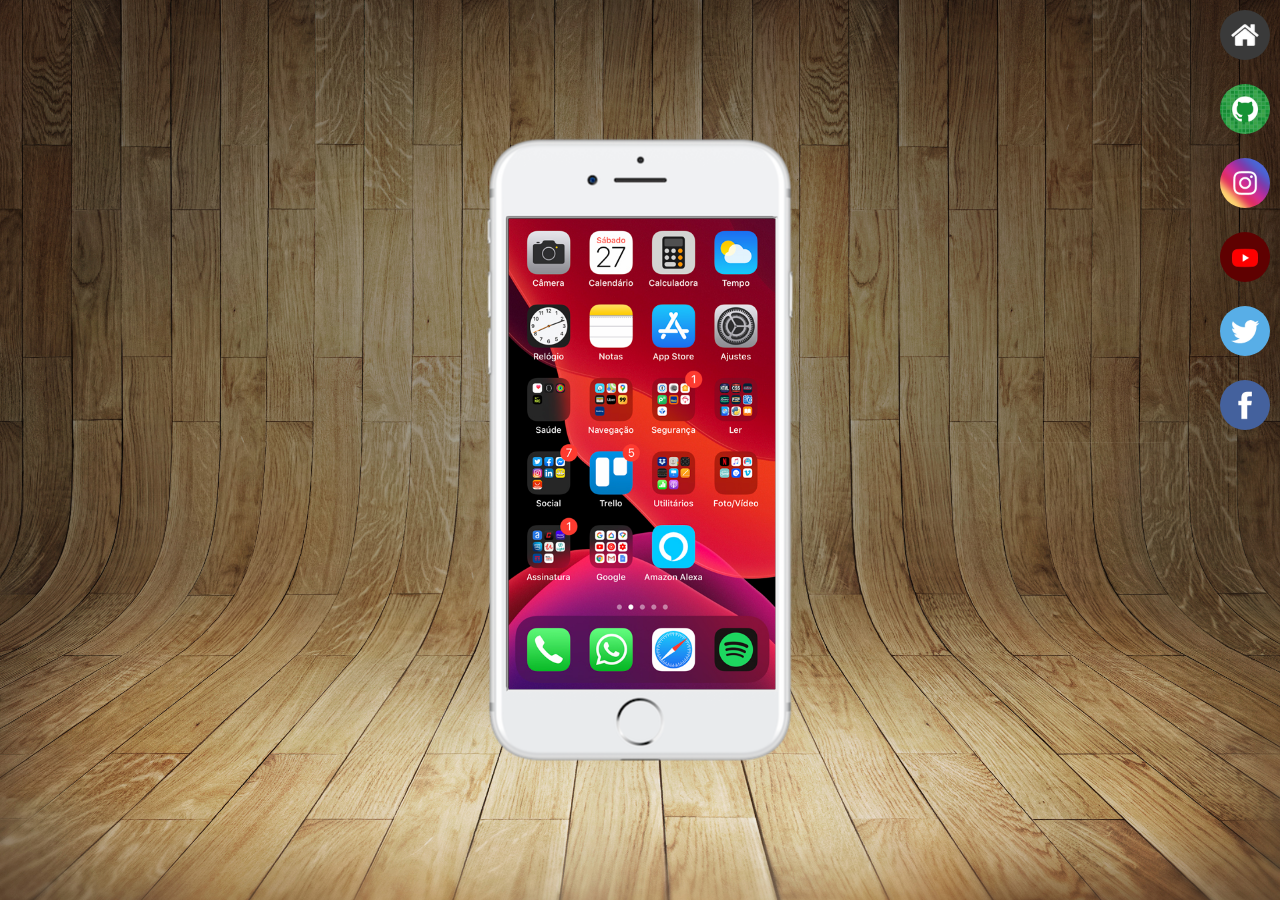
<file: index.html>
<!DOCTYPE html>
<html lang="pt-br">
<head>
              <meta charset="UTF-8">
              <meta name="viewport" content="width=device-width, initial-scale=1.0">
              <title>Projeto Redes Sociais</title>
              <link rel="shortcut icon" href="imagens/pacote-d013/favicon.ico" type="image/x-icon">
              <link rel="stylesheet" href="estilo/estilo.css">
</head>
<body>
  <main>
    <section id="telefone">
              <iframe name='tela' id='tela' src="home.html"> </iframe>
    </section>

    <section id="redessociais">
              <a href= 'home.html' target= 'tela' "> <img src="imagens/pacote-d013/imagens/logo-home.jpg"></a> <br>

              <a href= 'github.html' target= 'tela' "><img src="imagens/pacote-d013/imagens/logo-github.jpg"> </a><br>

              <a href= 'instagram.html' target= 'tela' "><img src="imagens/pacote-d013/imagens/logo-instagram.jpg"> </a><br>

              <a href= 'youtube.html' target= 'tela' "><img src="imagens/pacote-d013/imagens/logo-youtube.jpg"> </a><br>

              <a href= 'twitter.html' target= 'tela' "><img src="imagens/pacote-d013/imagens/logo-twitter.jpg"> </a><br>

              <a href= 'facebook.html' target= 'tela' "><img src="imagens/pacote-d013/imagens/logo-facebook.jpg"> </a><br>
     </section>


  </main>
              
</body>
</html>
</file>
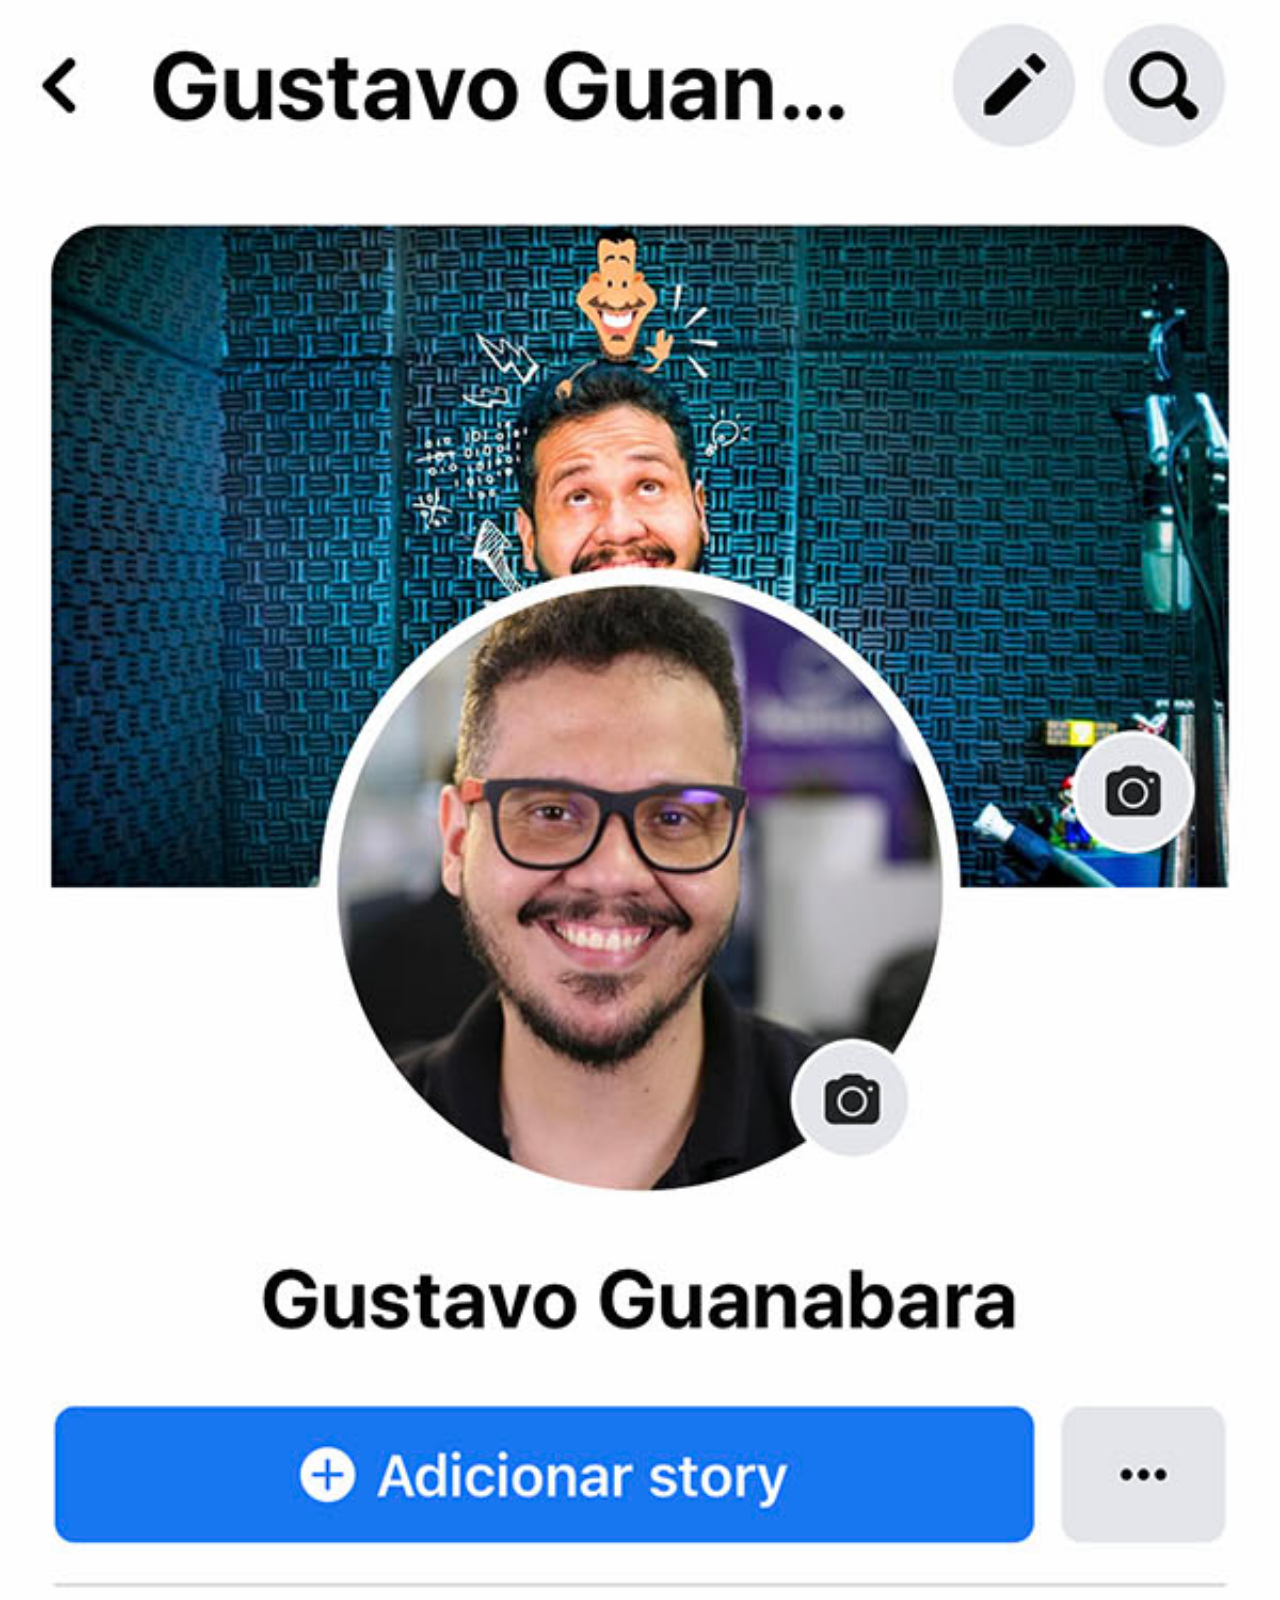
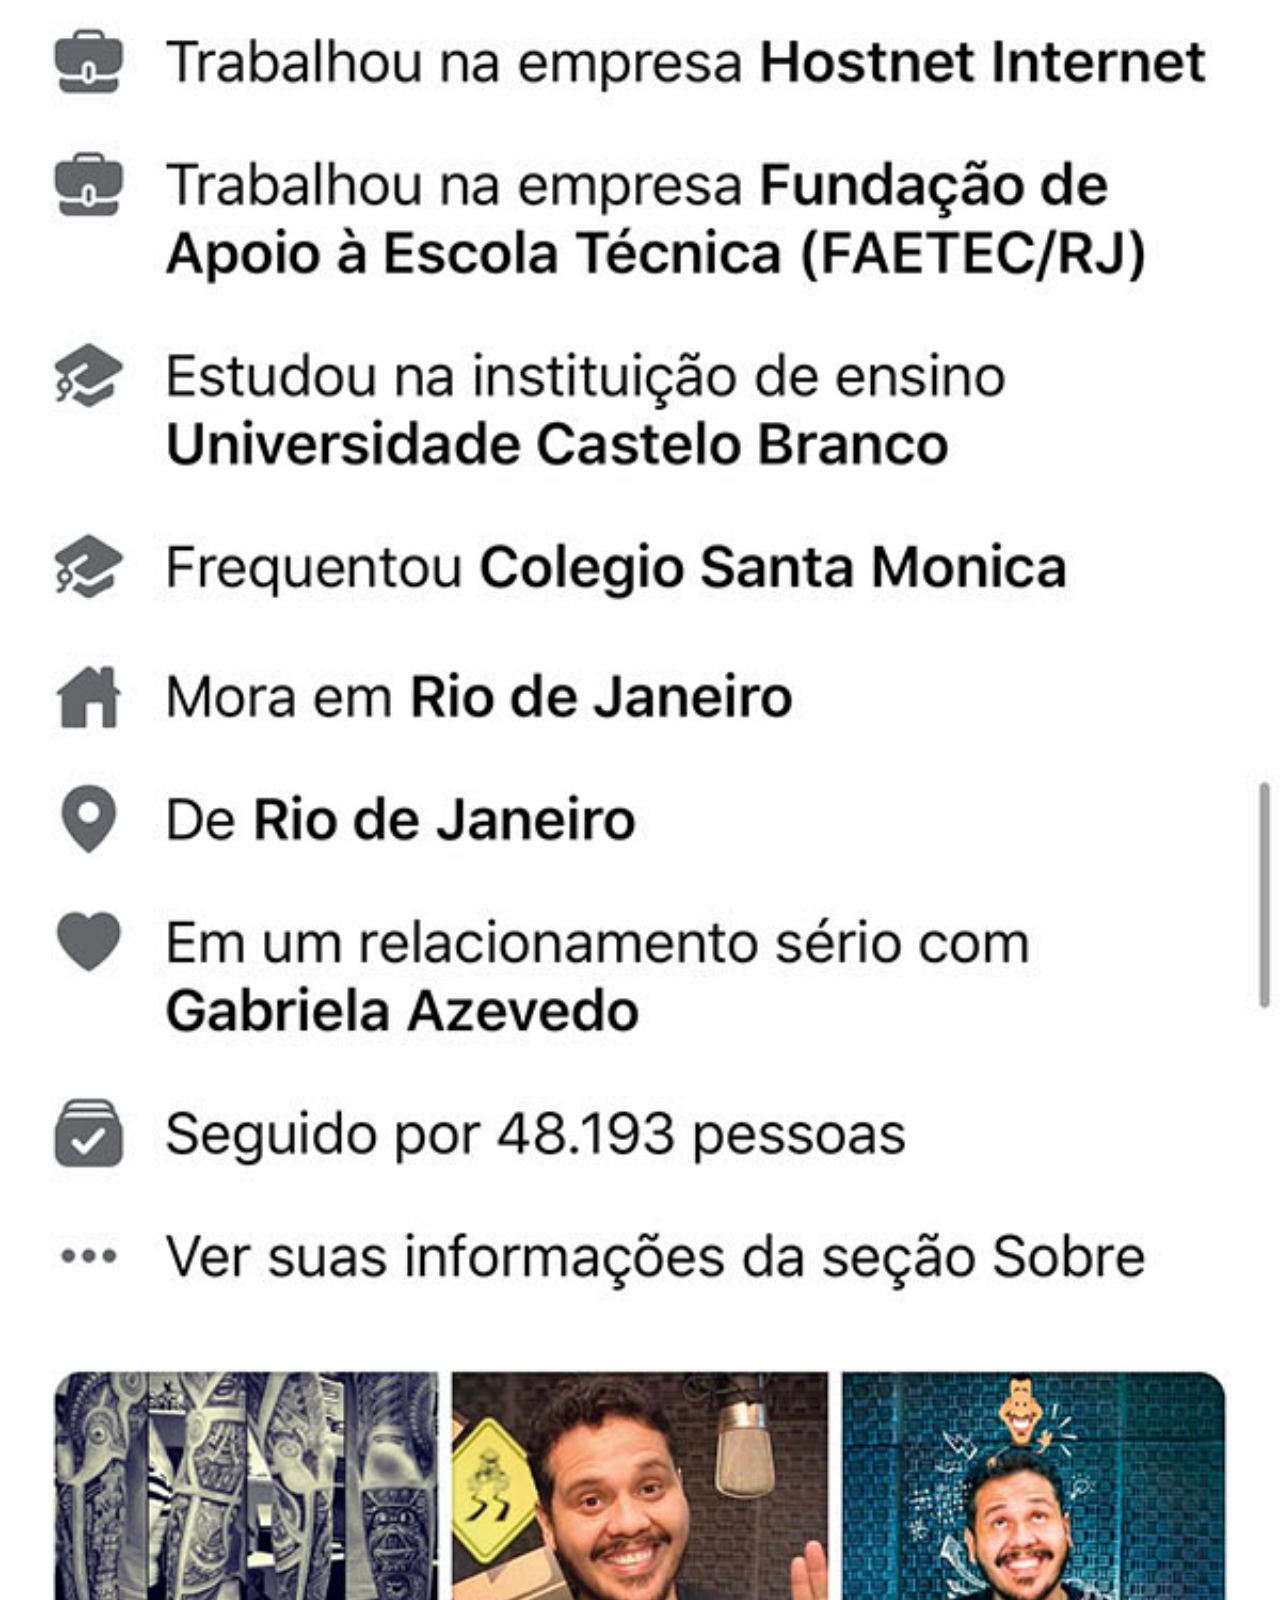
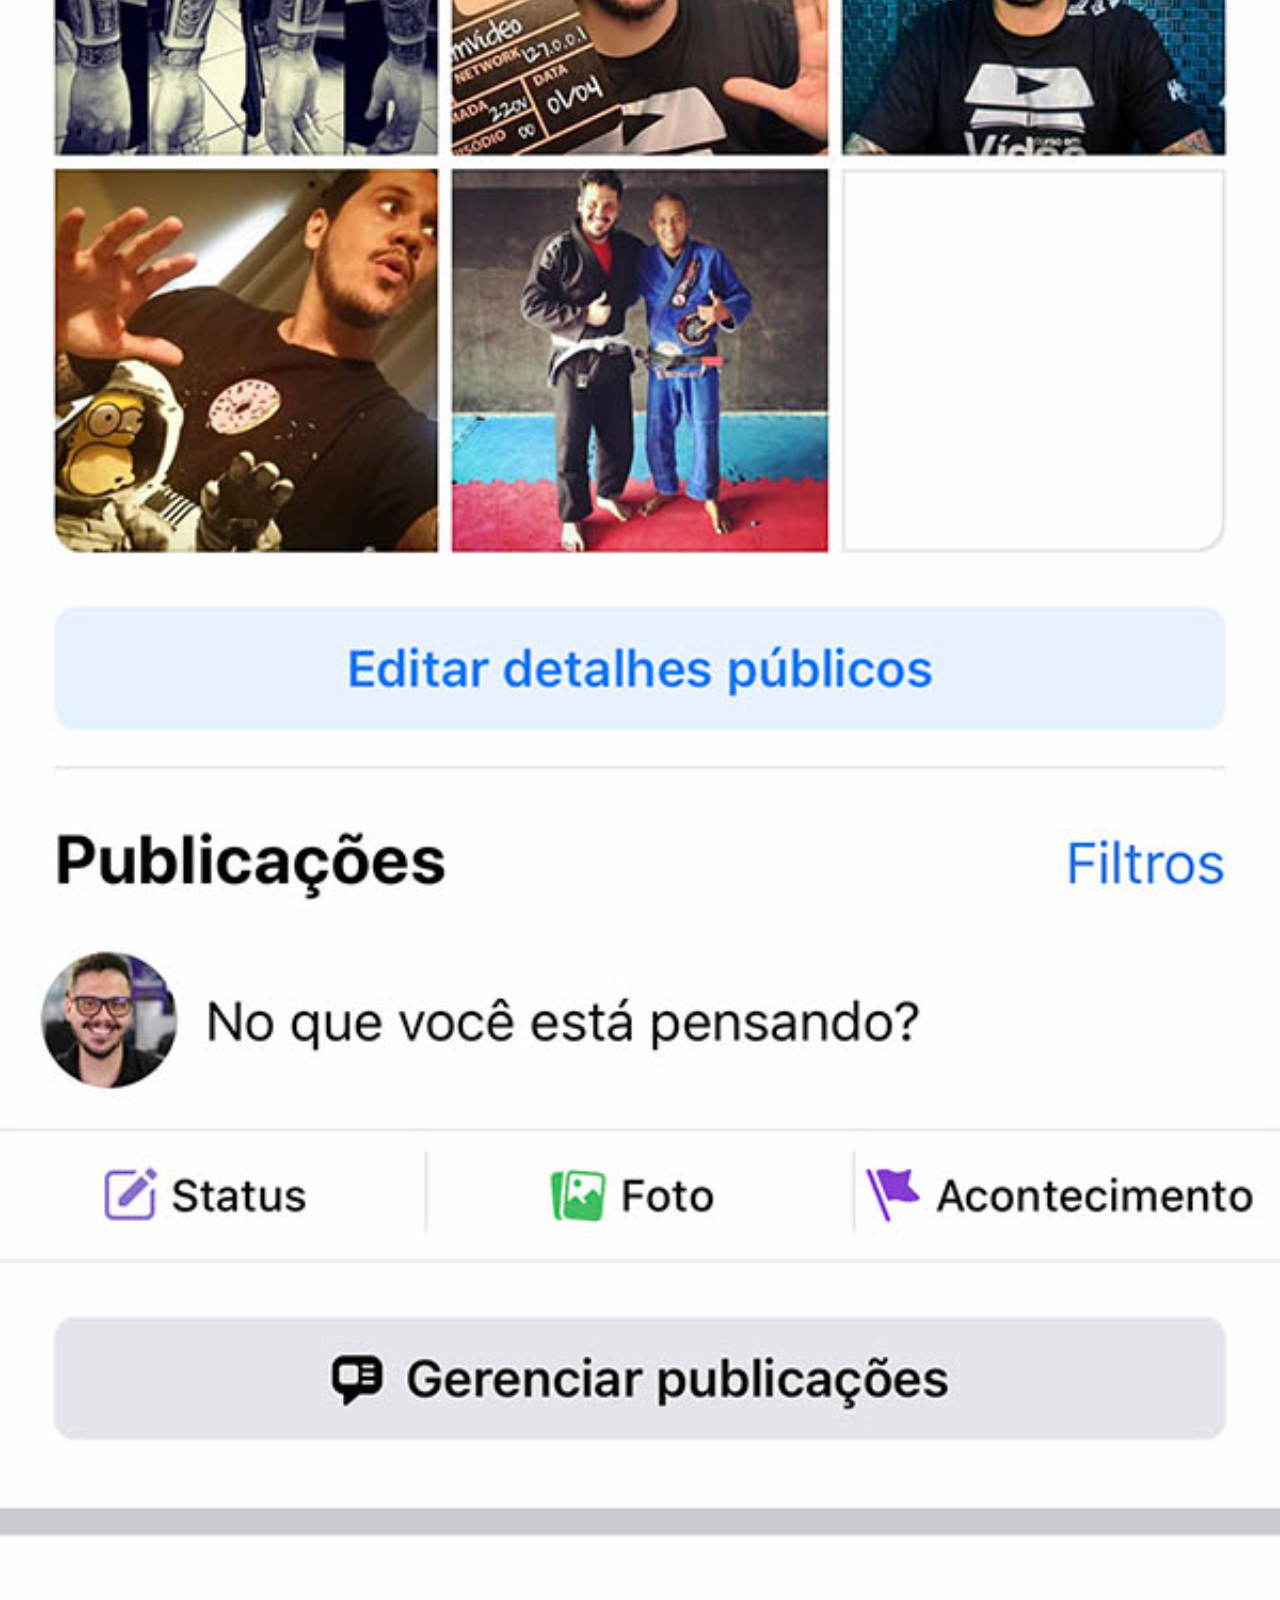
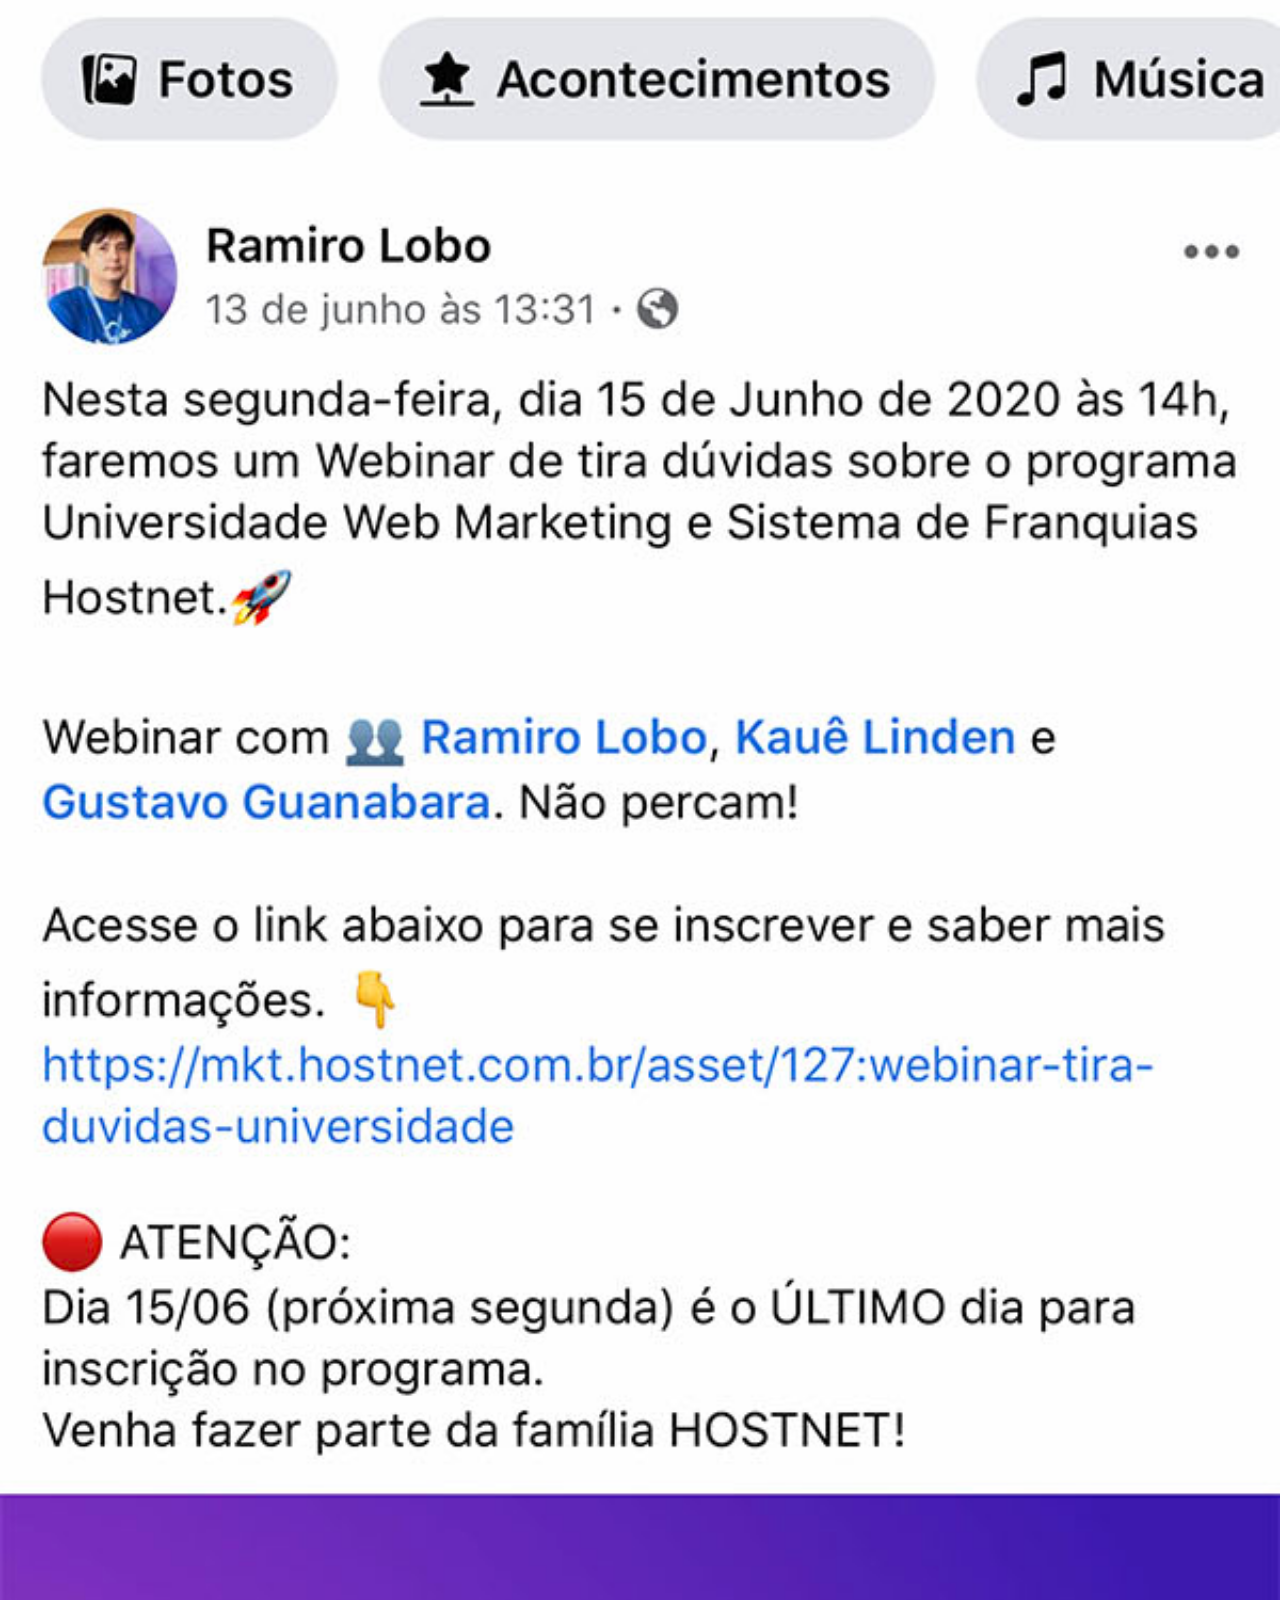
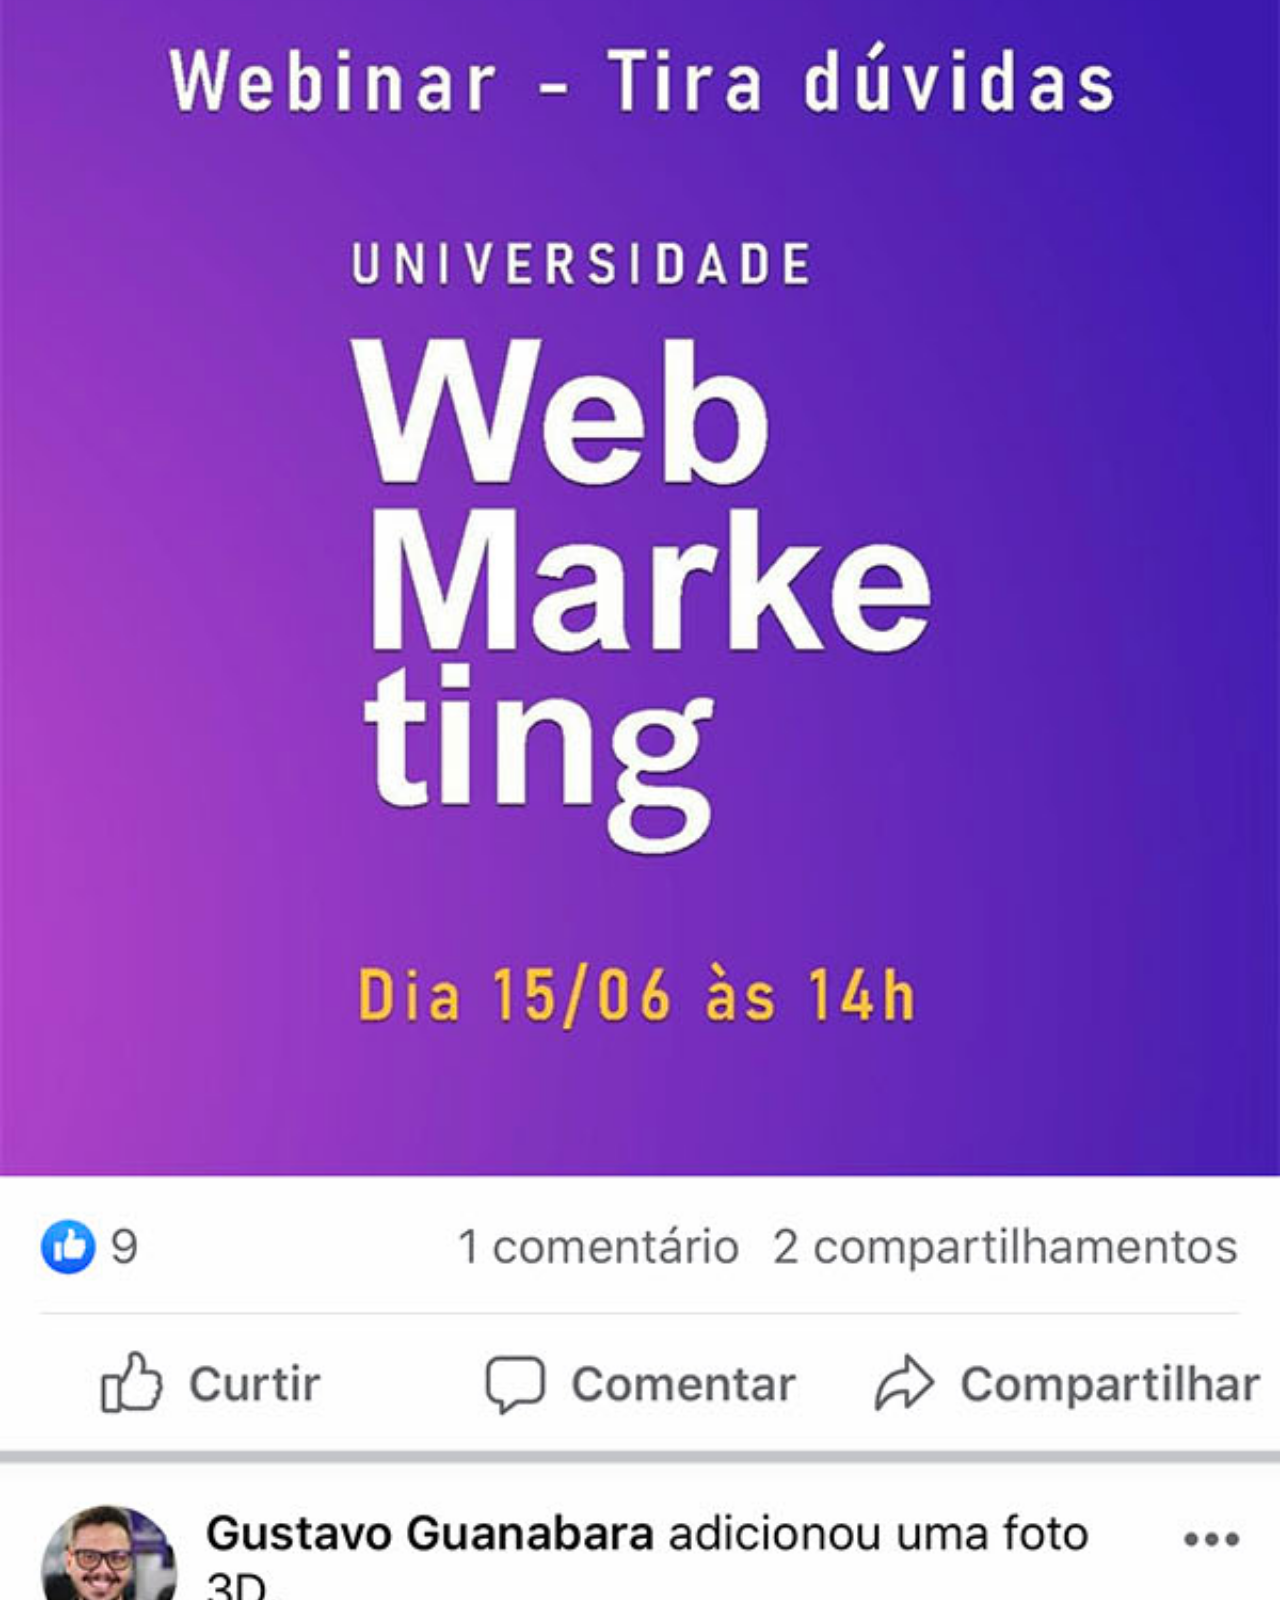
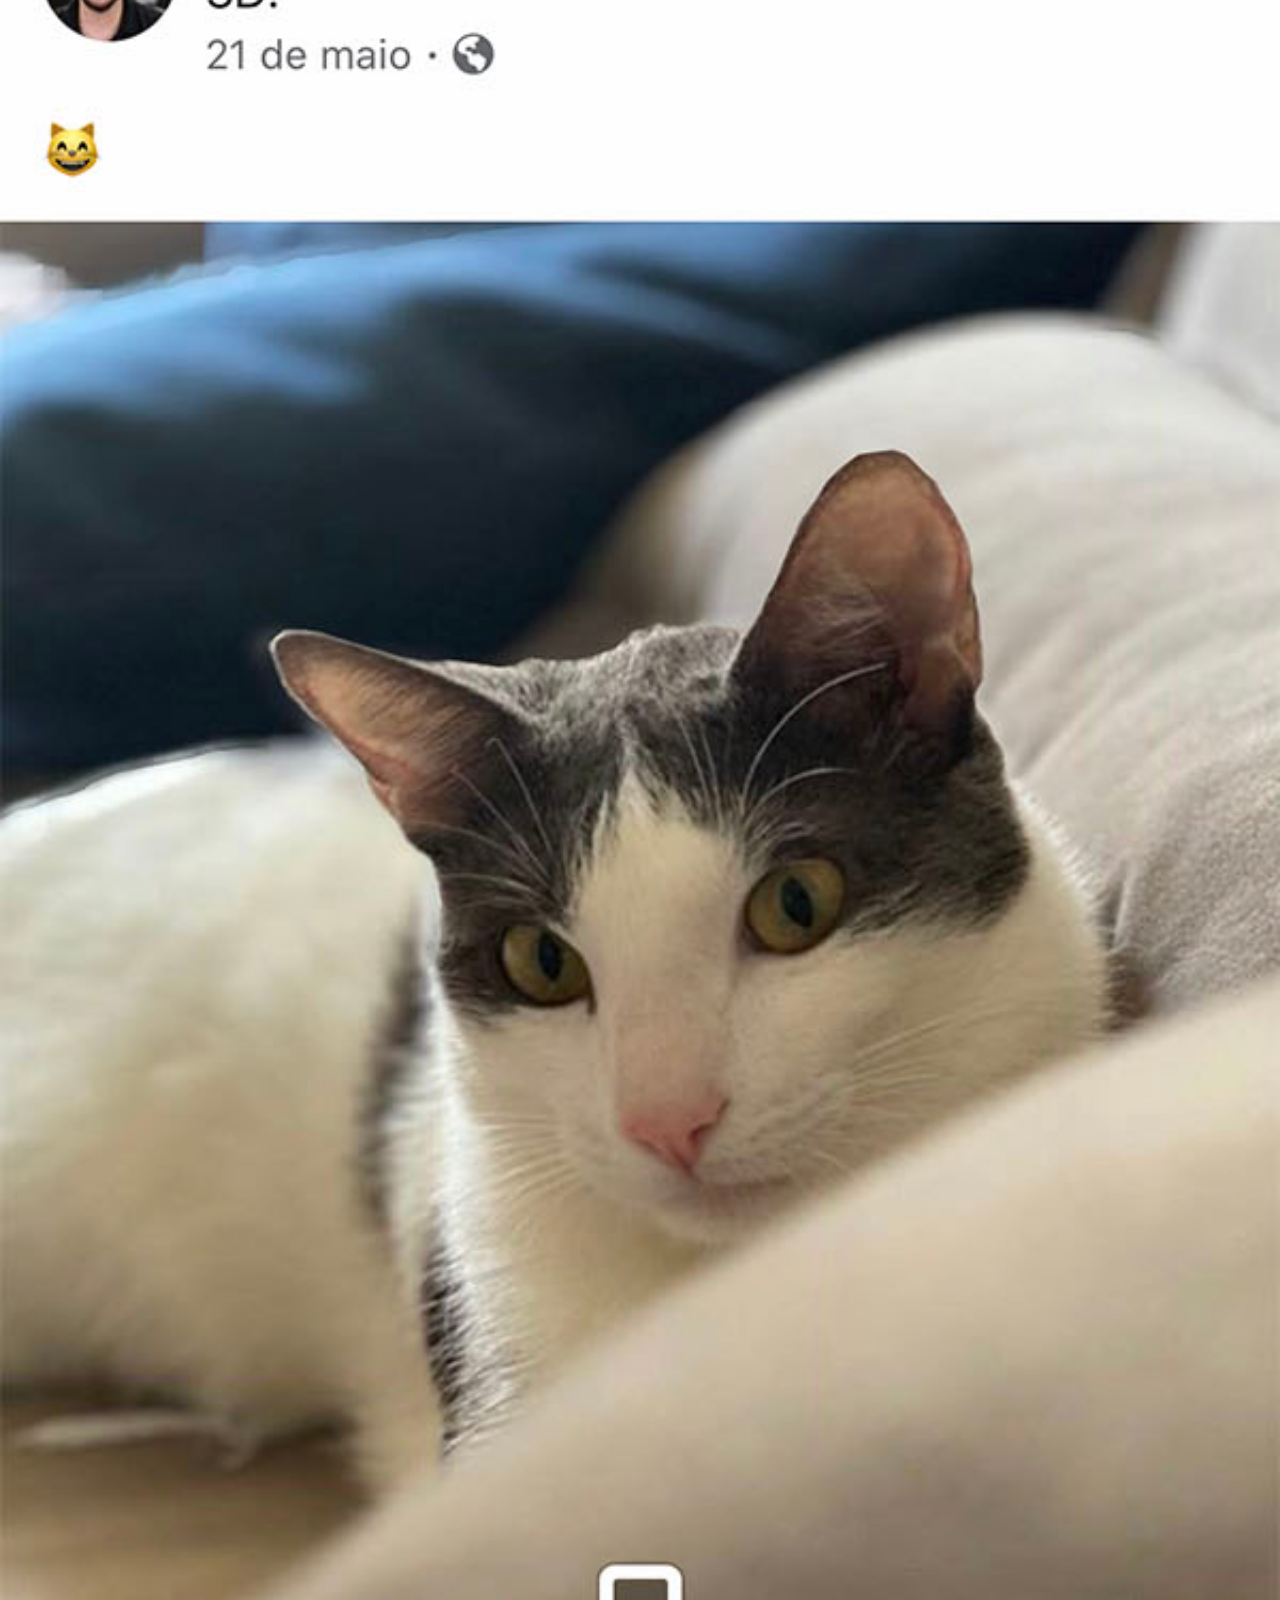
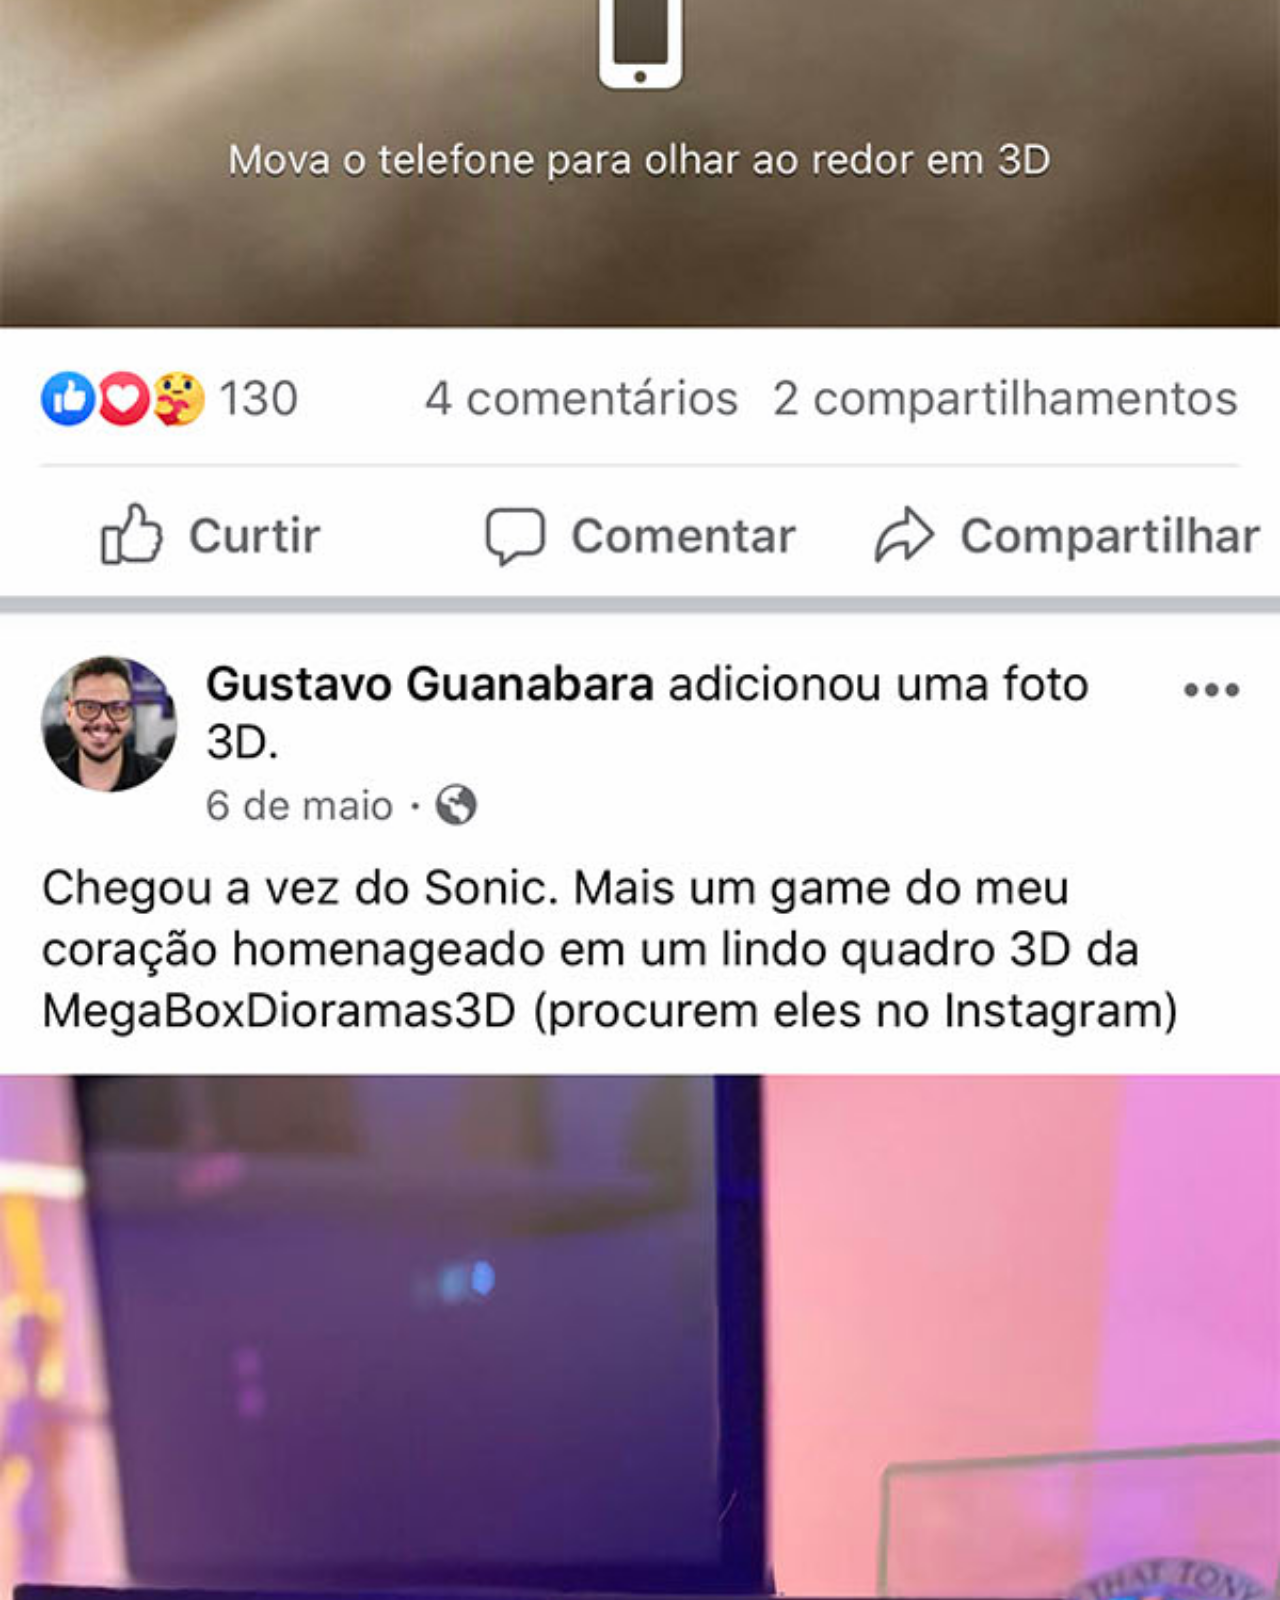
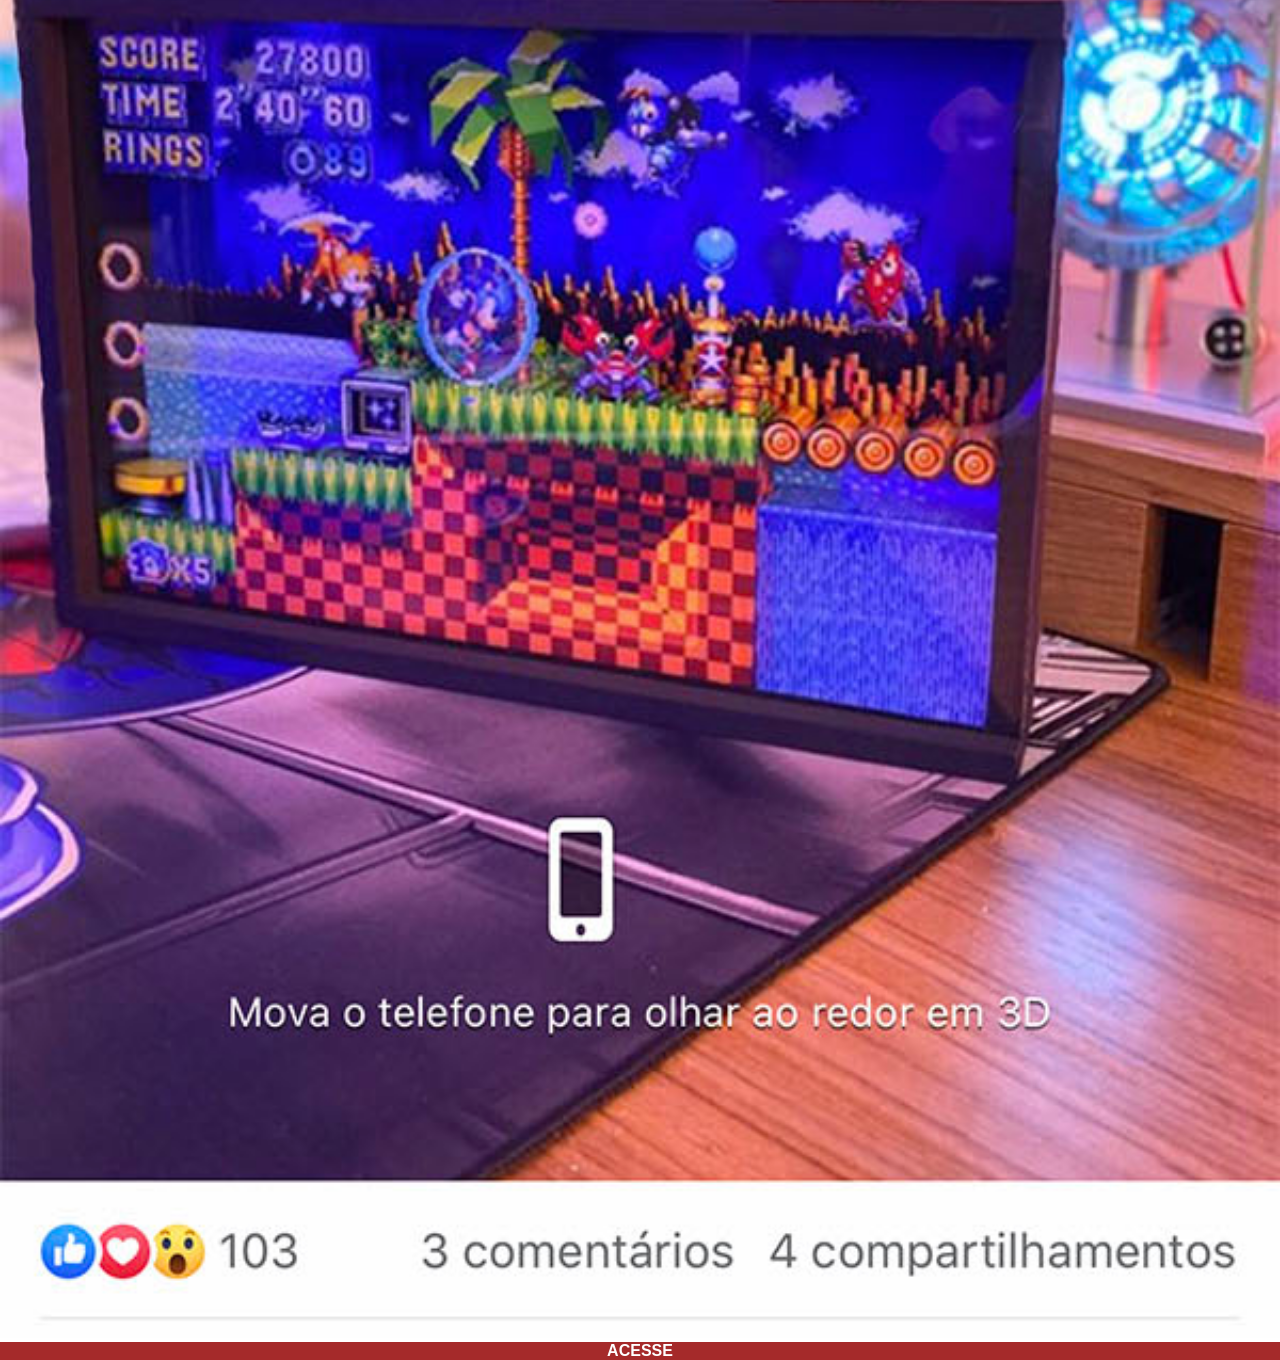
<file: facebook.html>
<!DOCTYPE html>
<html lang="pt-br">
<head>
              <meta charset="UTF-8">
              <meta name="viewport" content="width=device-width, initial-scale=1.0">
              <title>Document</title>
</head>

<style>
              *{
               margin: 0;
               padding: 0;    
               font-family: Arial, Helvetica, sans-serif                 
               }

               ::-webkit-scrollbar{
                            width: 0px;
                            height: 0px;
               }

              img {
              width: 100vw;
              }

              a{
              display: block;
              background-color: brown;
              color: white;
              text-align: center;
              font-weight: bolder;
              text-decoration: none;
              }


</style>

<body>
         <img src="imagens/pacote-d013/imagens/tela-facebook.jpg" alt="Facebook">   
         <a href="https://www.facebook.com/gustavoguanabara/?locale=pt_BR" target="_blank">ACESSE</a> 
</body>
</html>
</file>
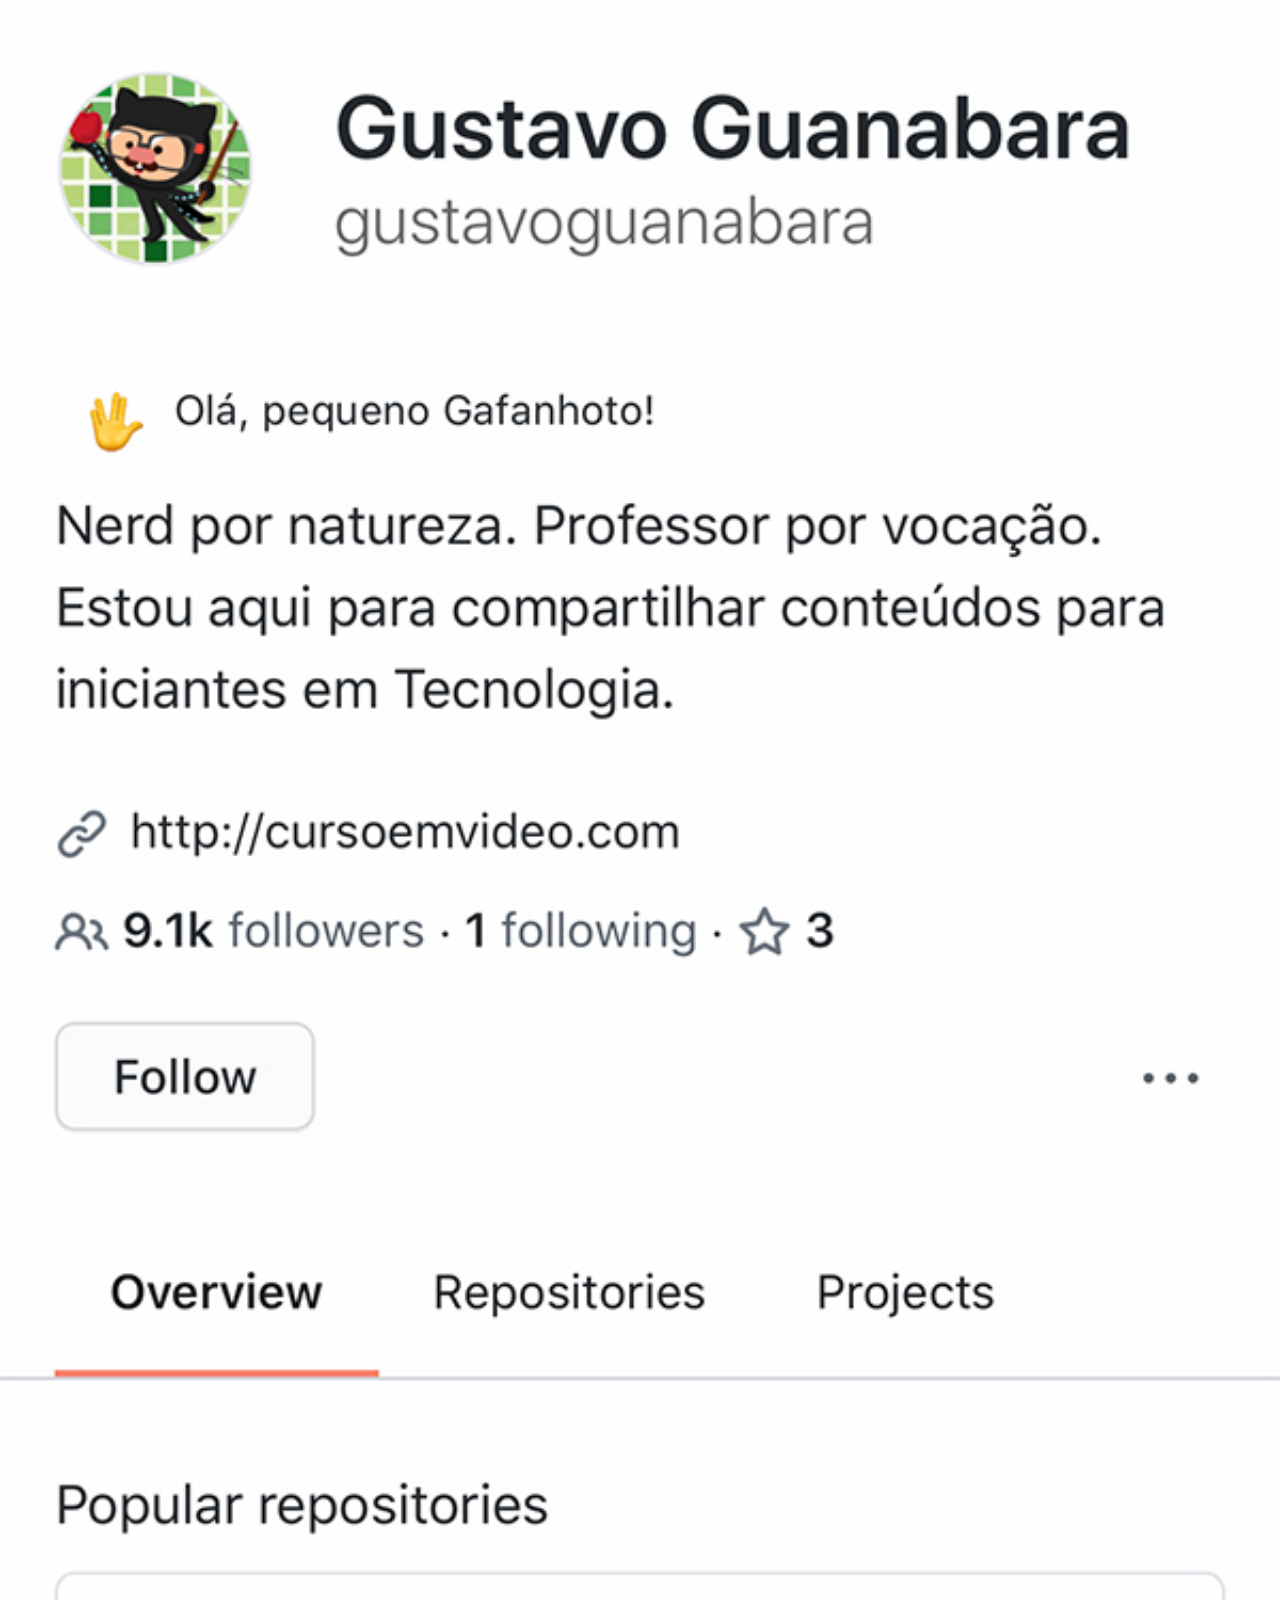
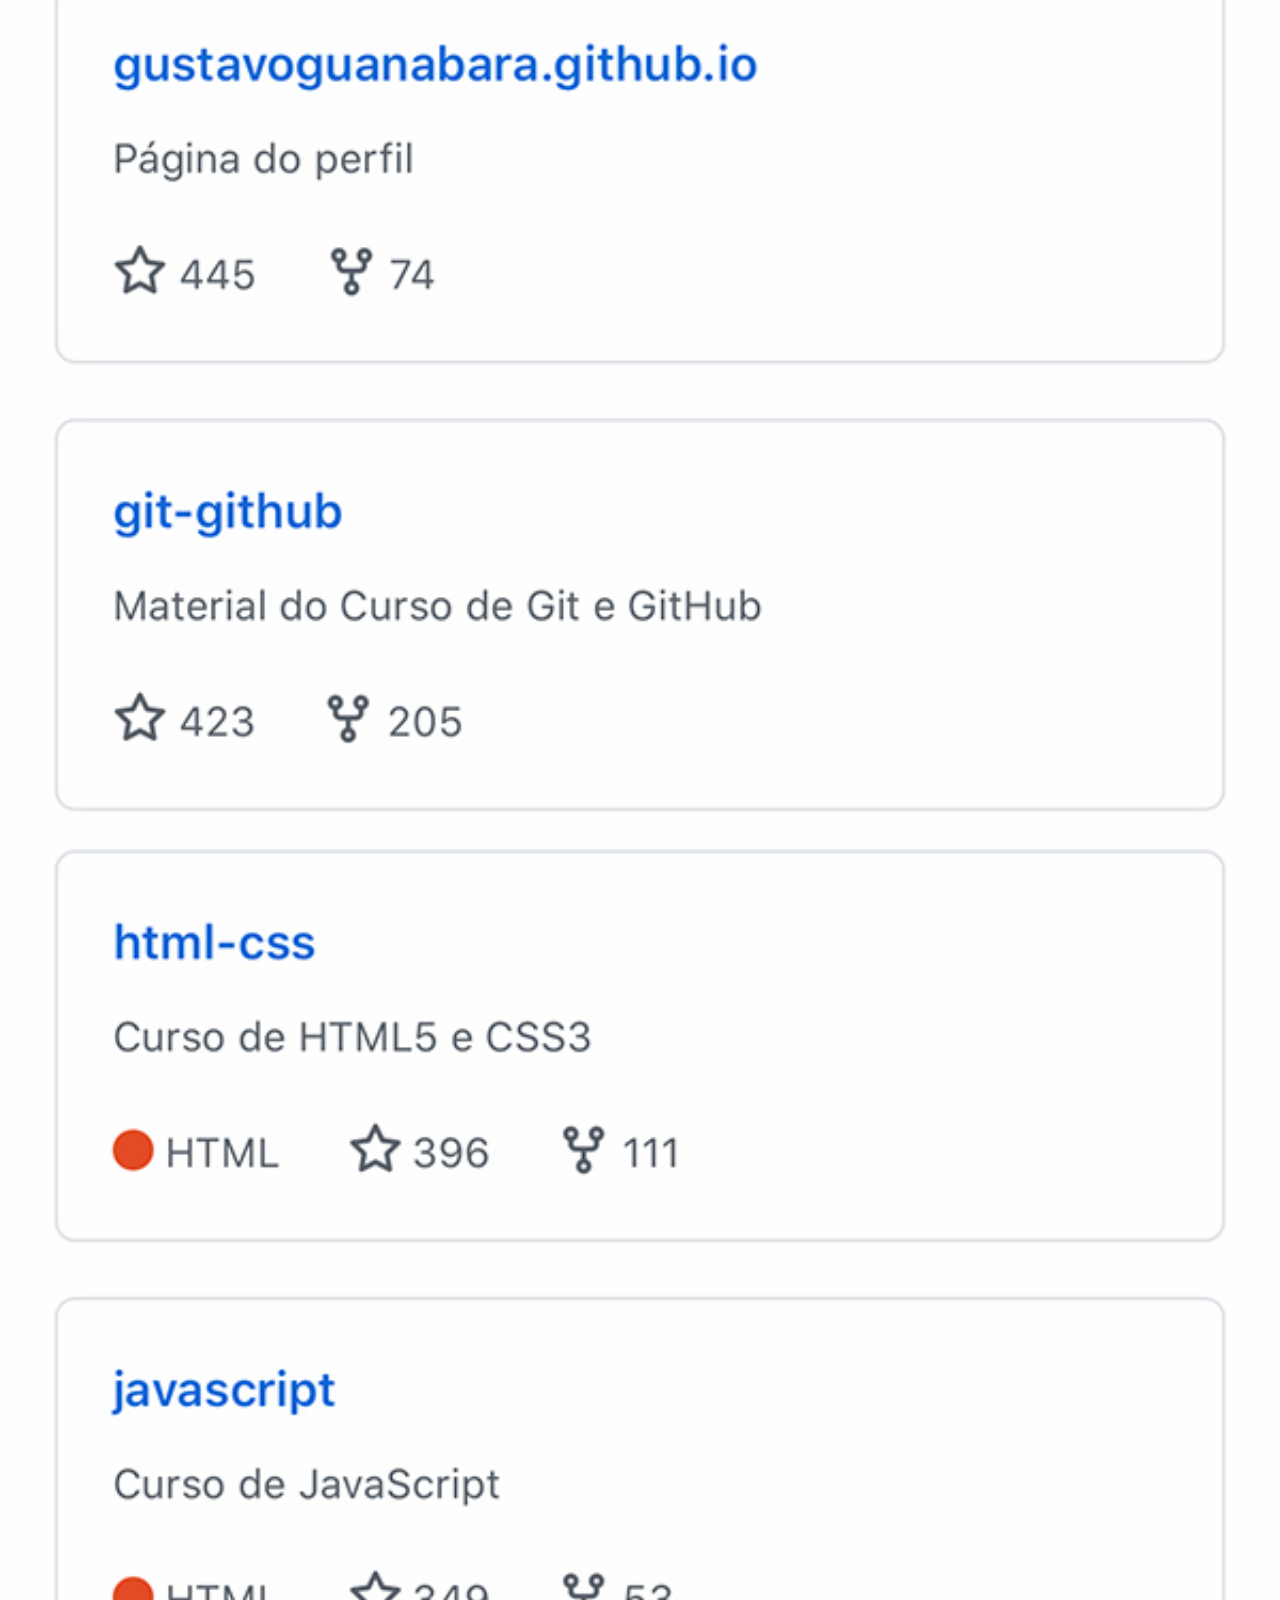
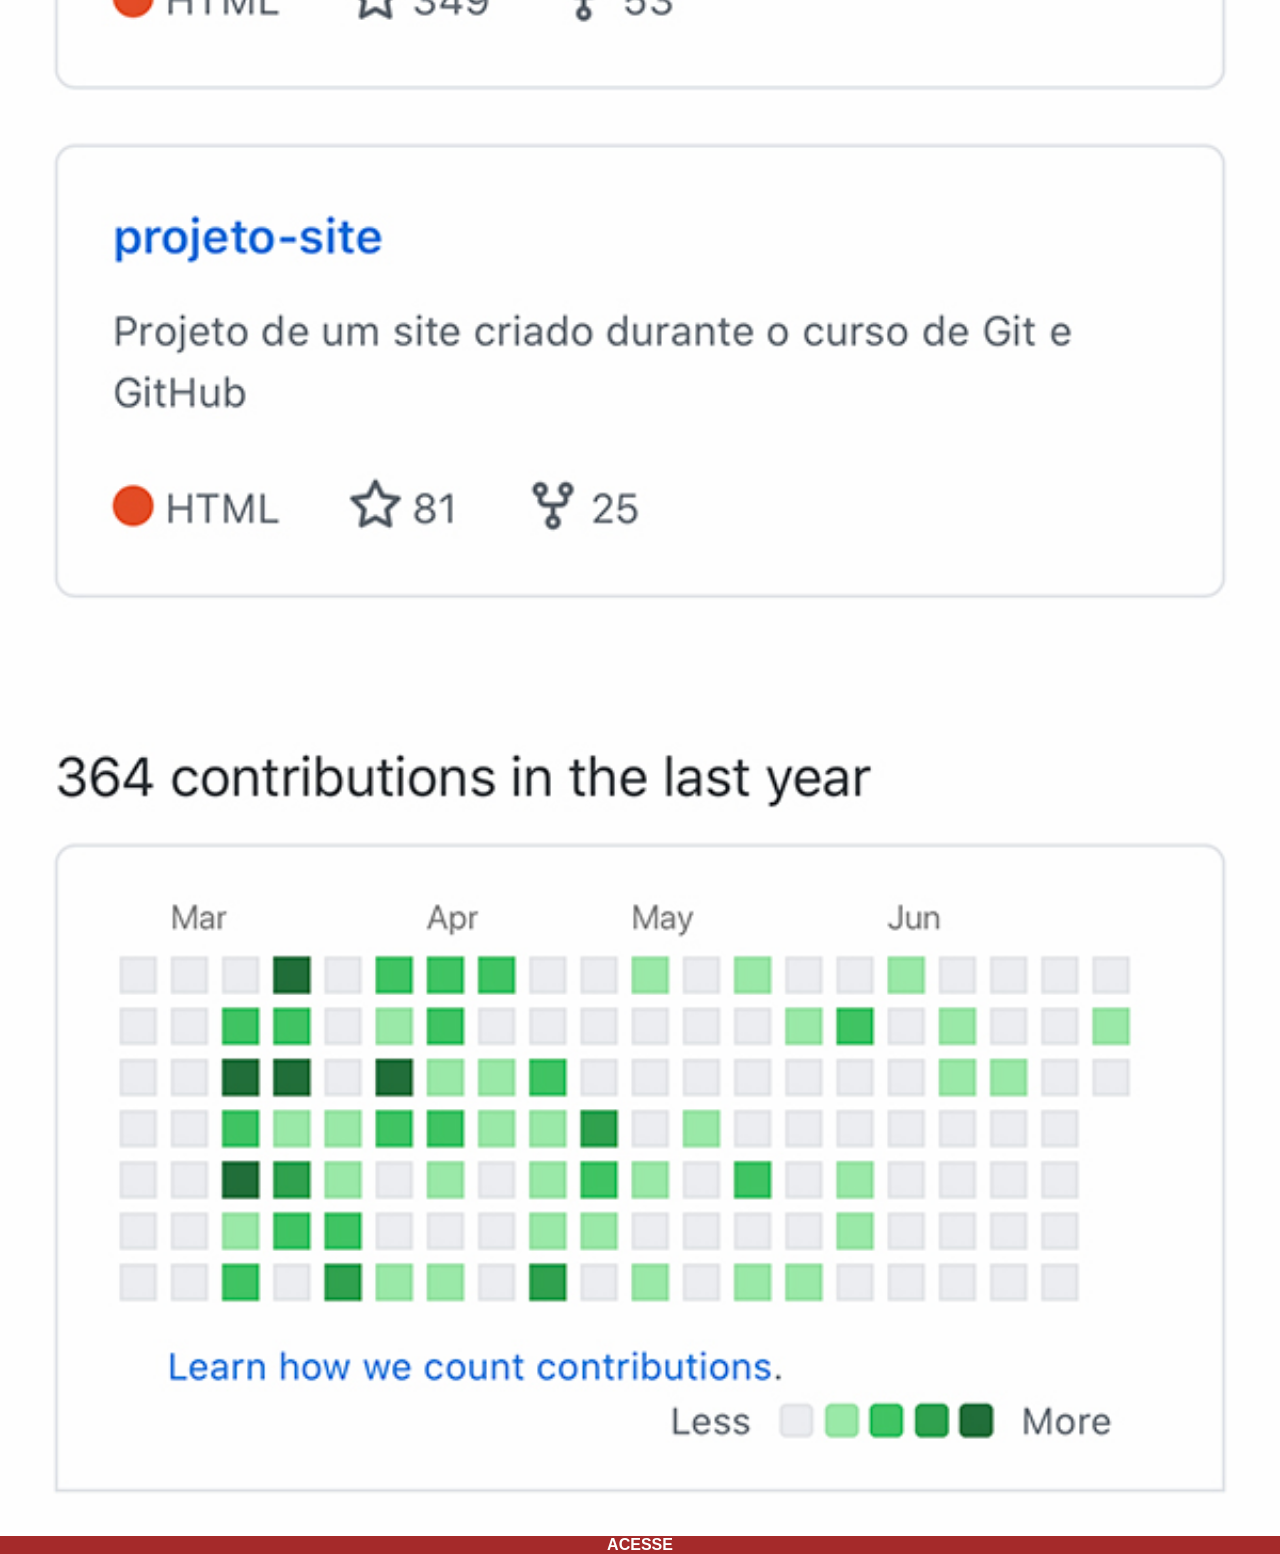
<file: github.html>
<!DOCTYPE html>
<html lang="pt-br">
<head>
              <meta charset="UTF-8">
              <meta name="viewport" content="width=device-width, initial-scale=1.0">
              <title>Document</title>
</head>

<style>
              *{
               margin: 0;
               padding: 0;    
               font-family: Arial, Helvetica, sans-serif                 
               }

               ::-webkit-scrollbar{
                            width: 0px;
                            height: 0px;
               }

              img {
              width: 100vw;
              }

              a{
              display: block;
              background-color: brown;
              color: white;
              text-align: center;
              font-weight: bolder;
              text-decoration: none;
              }


</style>

<body>
         <img src="imagens/pacote-d013/imagens/tela-github.jpg" alt="GitHub">   
         <a href="https://github.com/gustavoguanabara" target="_blank">ACESSE</a> 
</body>
</html>
</file>
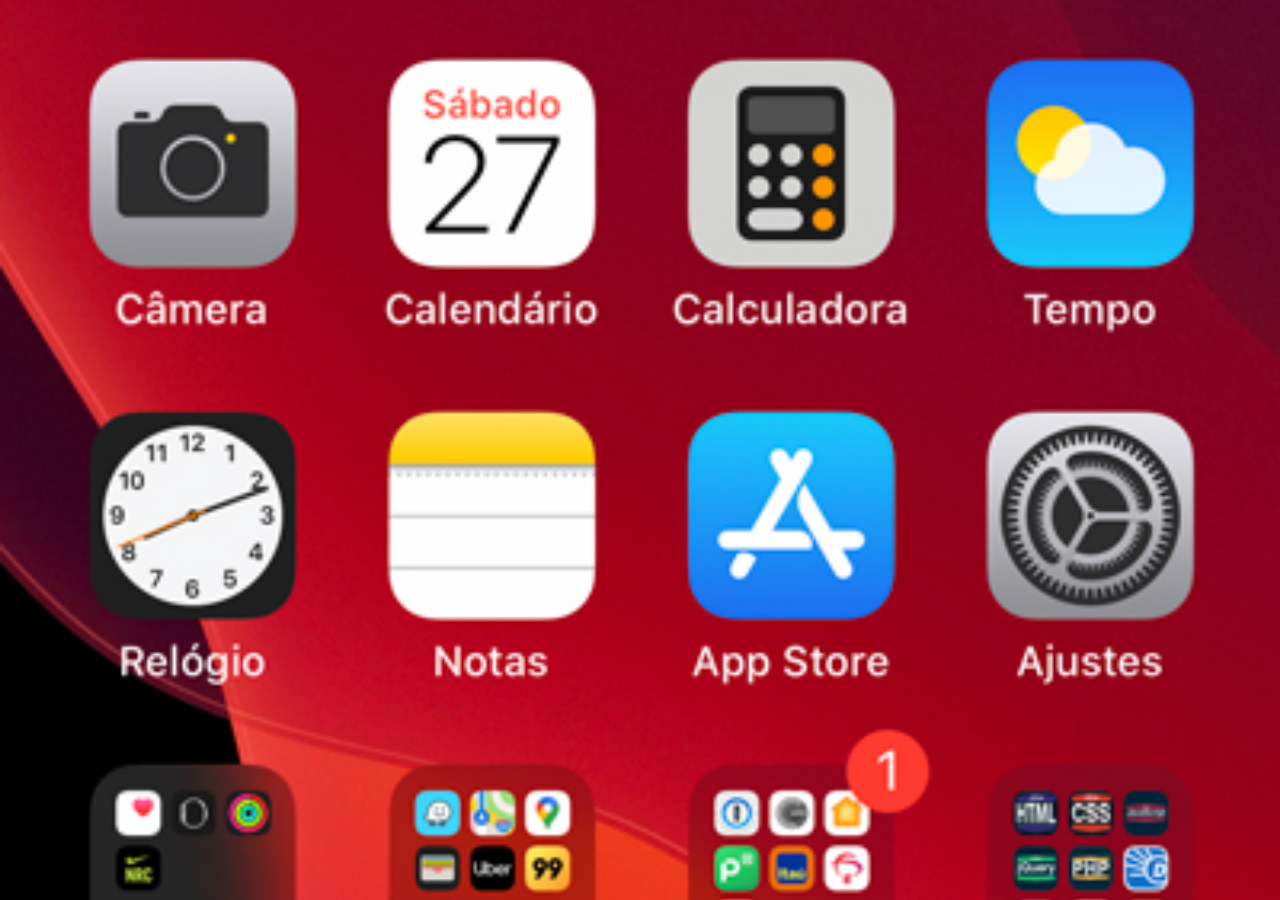
<file: home.html>
<!DOCTYPE html>
<html lang="pt-br">
<head>
              <meta charset="UTF-8">
              <meta name="viewport" content="width=device-width, initial-scale=1.0">
              <title>Document</title>
</head>

 <style>
              *{
               margin: 0;
               padding: 0;
                                         
               }

               body{
                            width: 100vw;
                            height: 100vh;
                            background: black url('./imagens/pacote-d013/imagens/tela-home.jpg') no-repeat top center;
                            background-size: cover;
               }

                            
 </style>
<body>
              
</body>
</html>
</file>
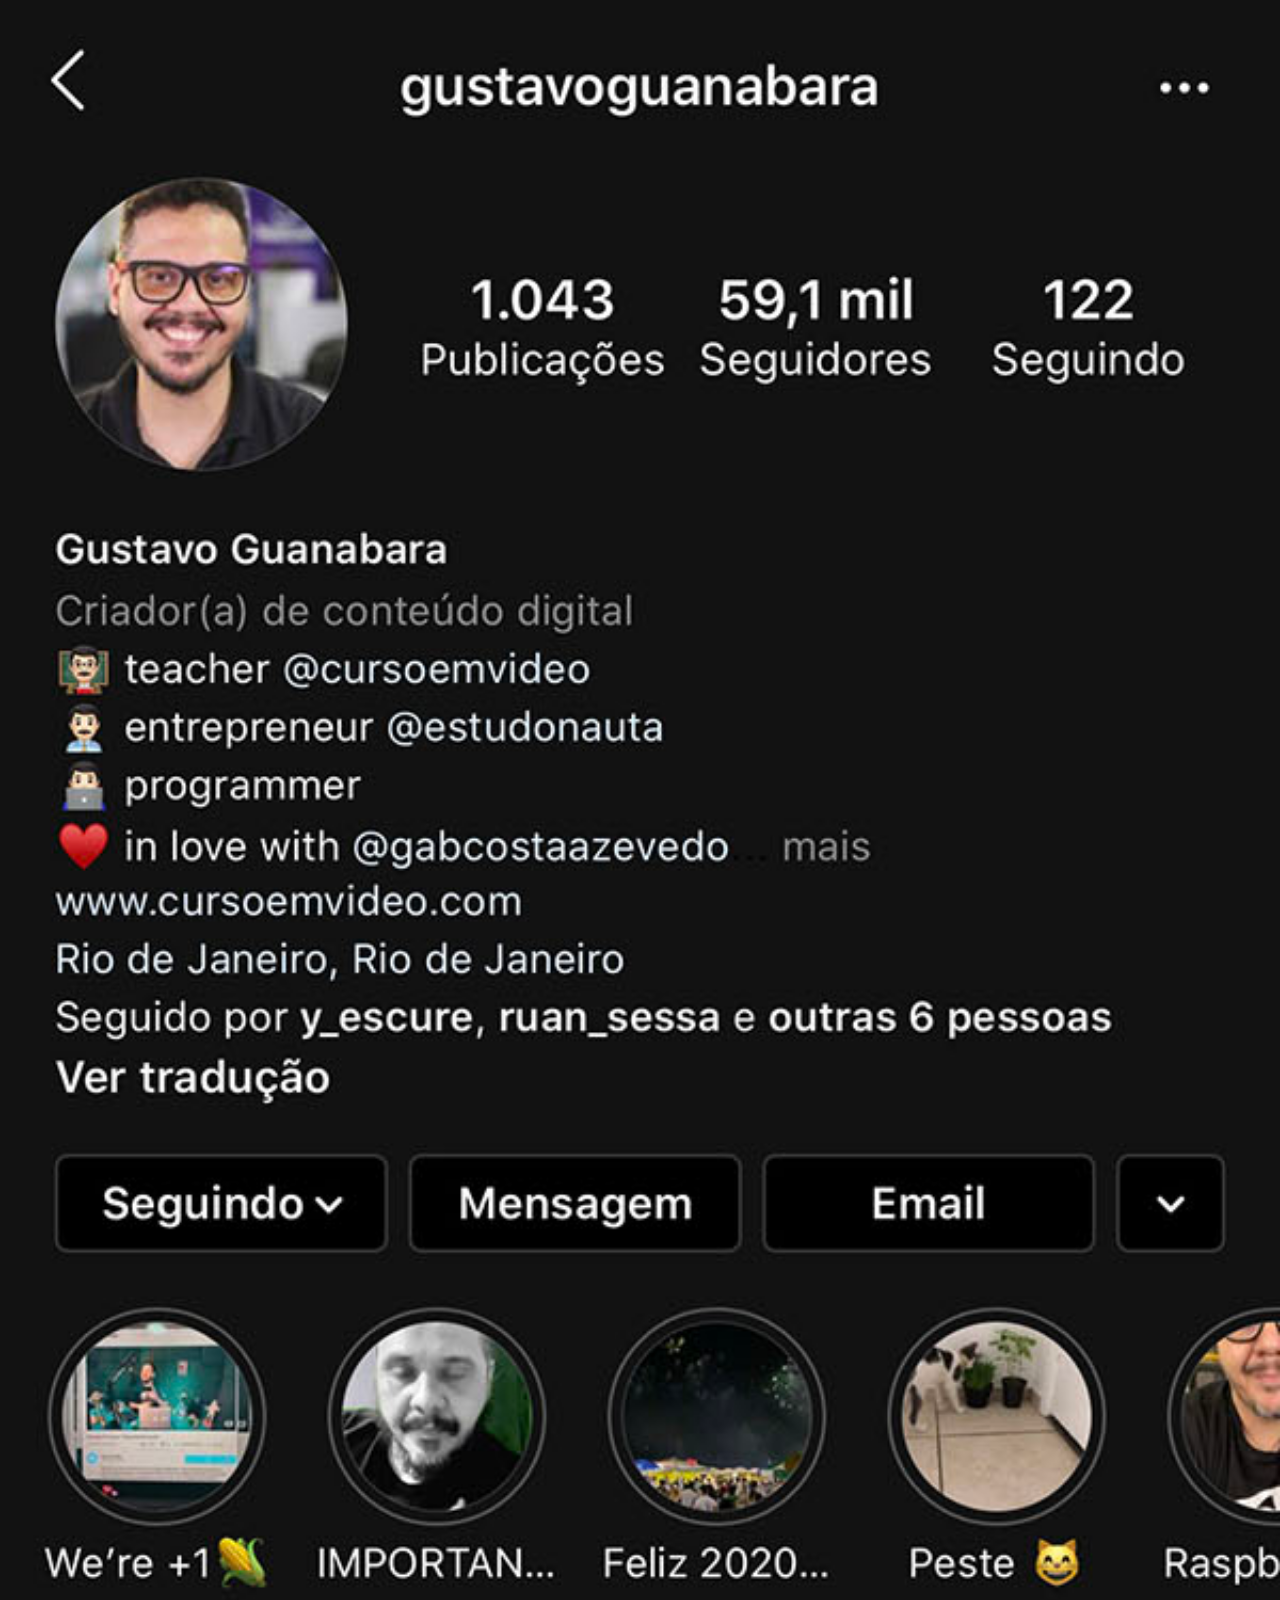
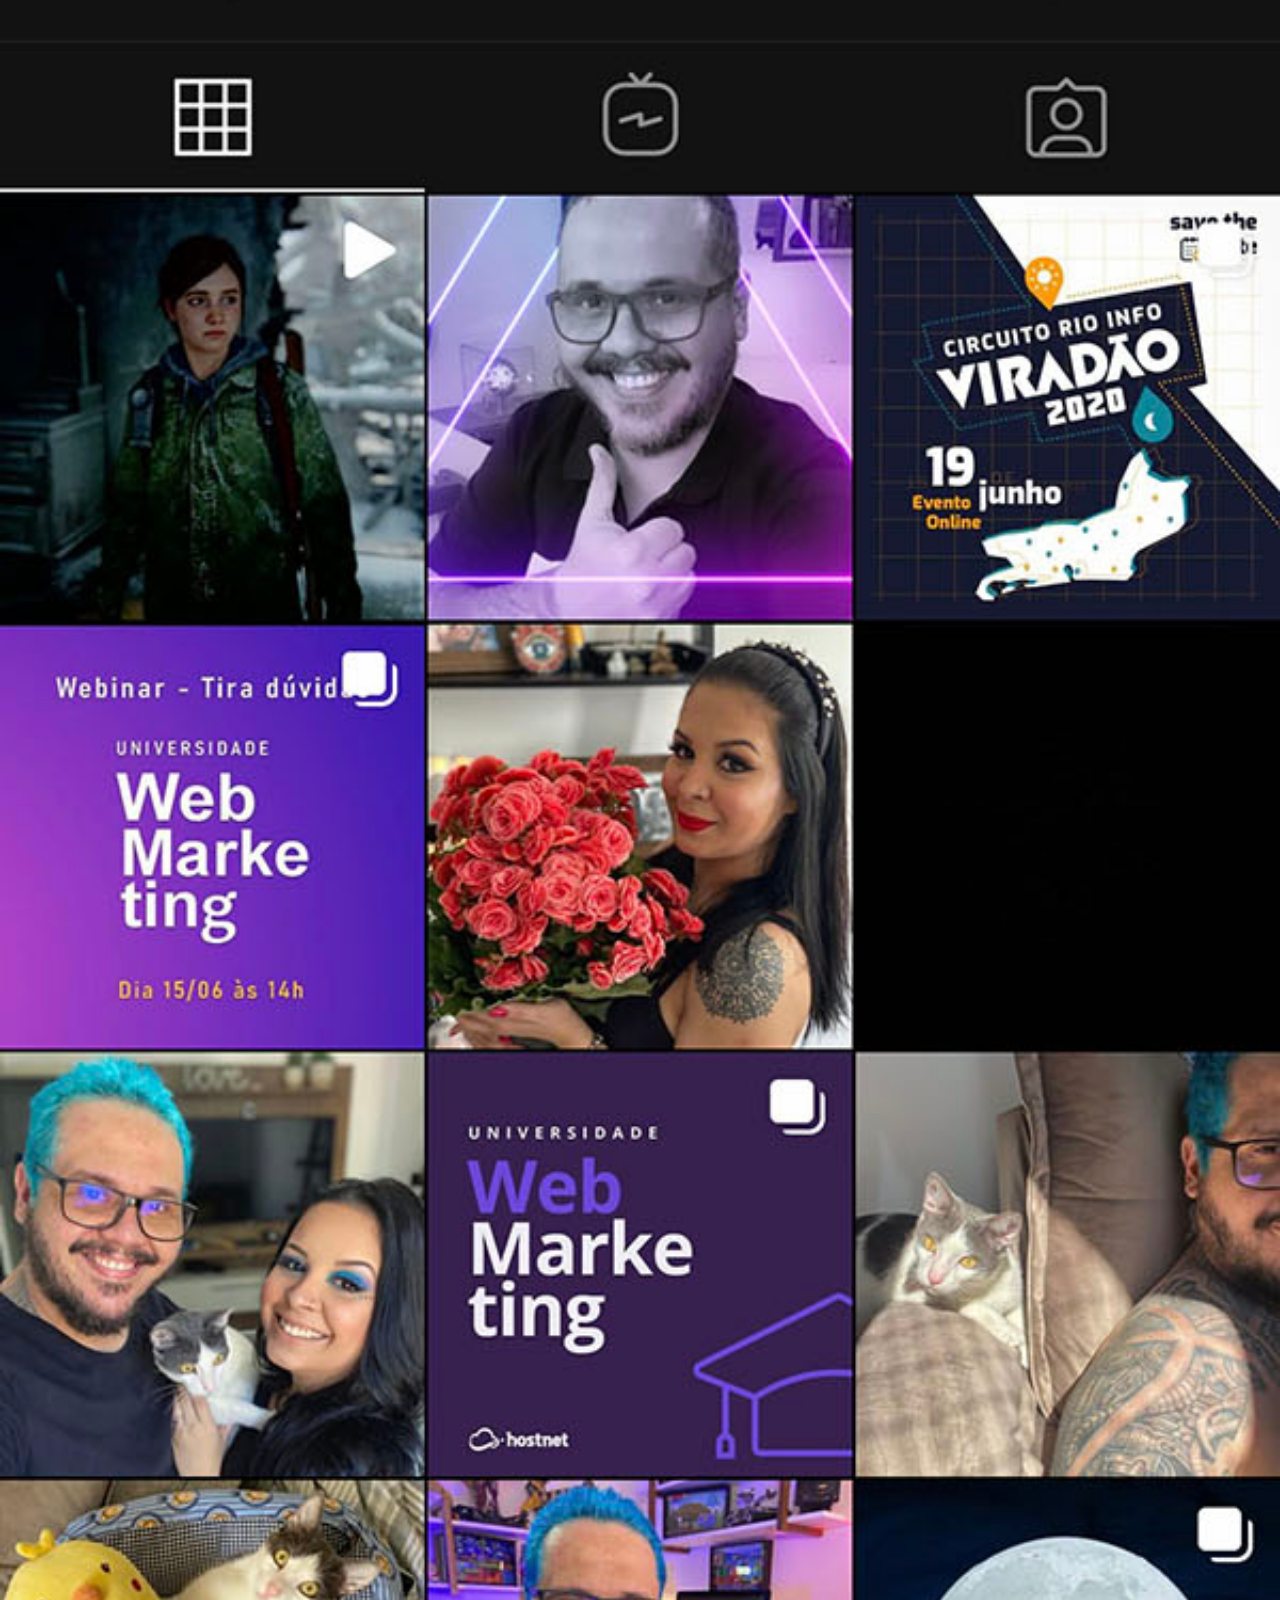
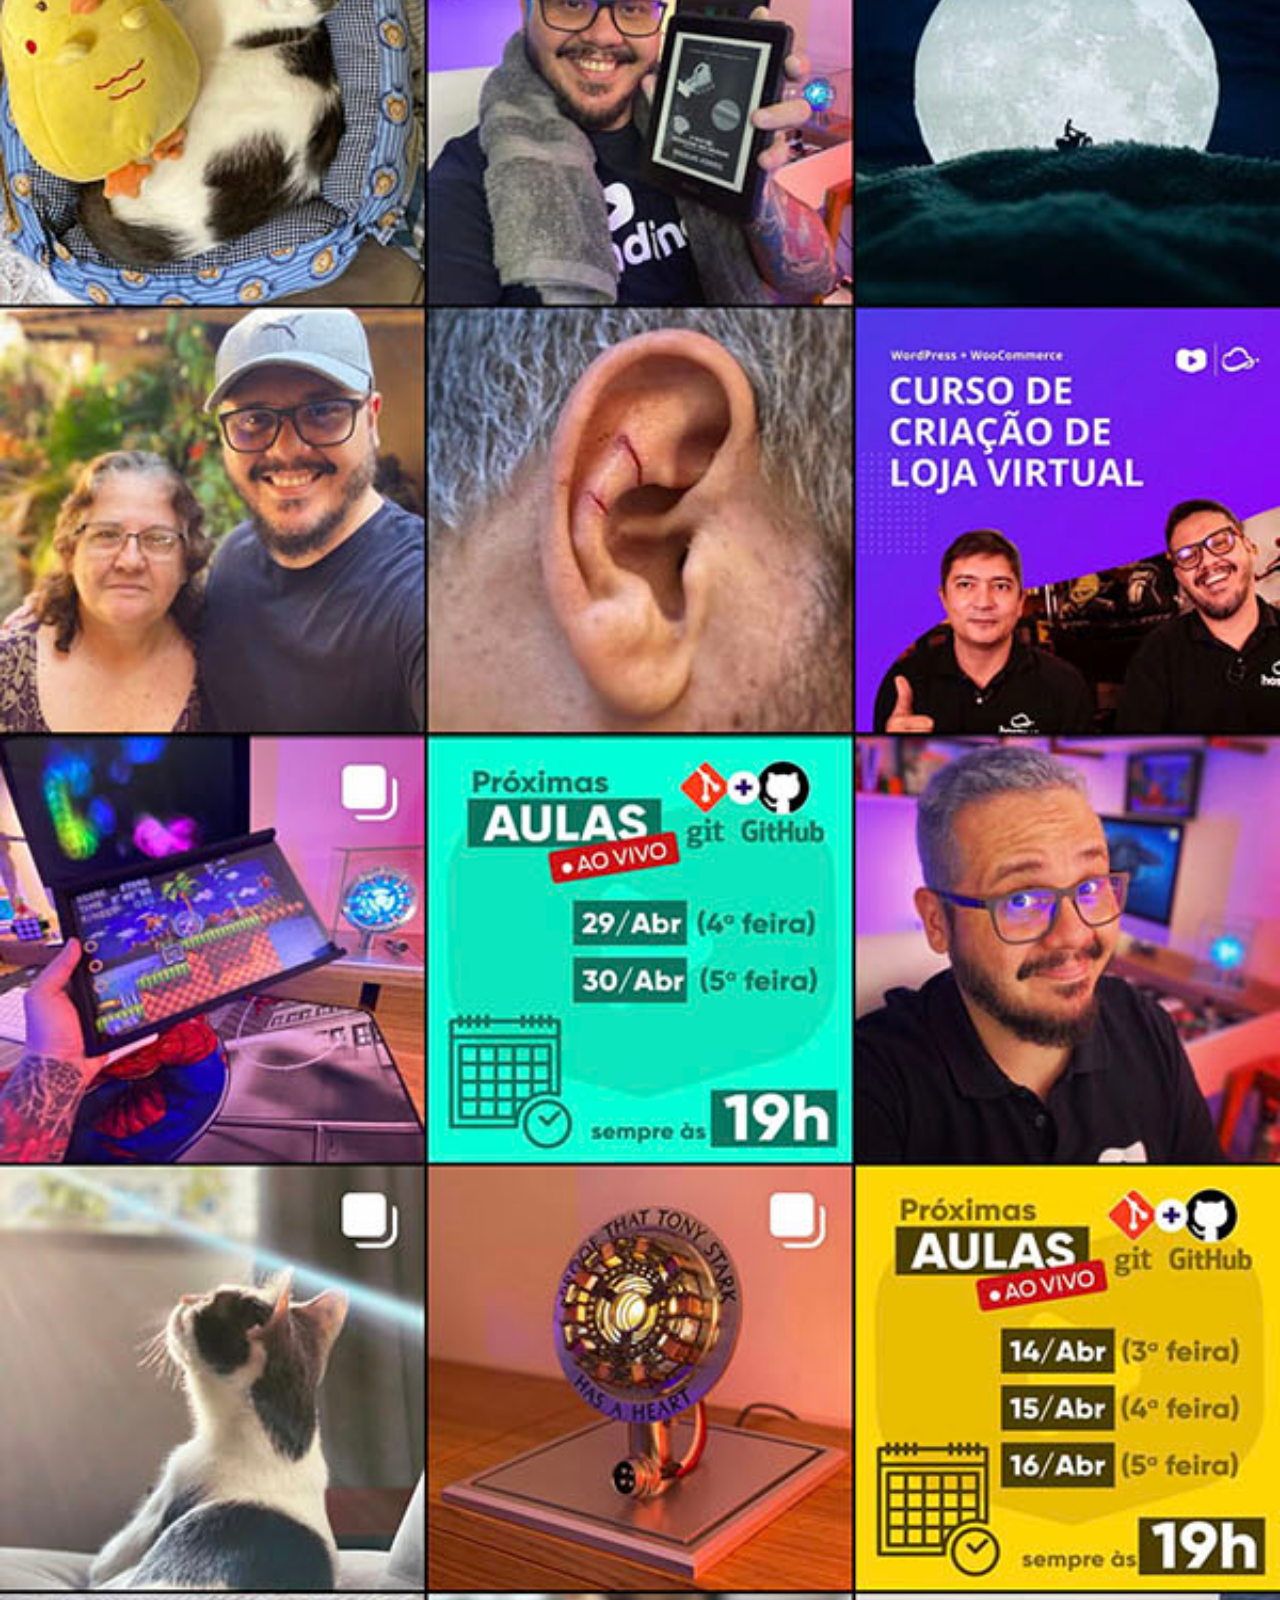
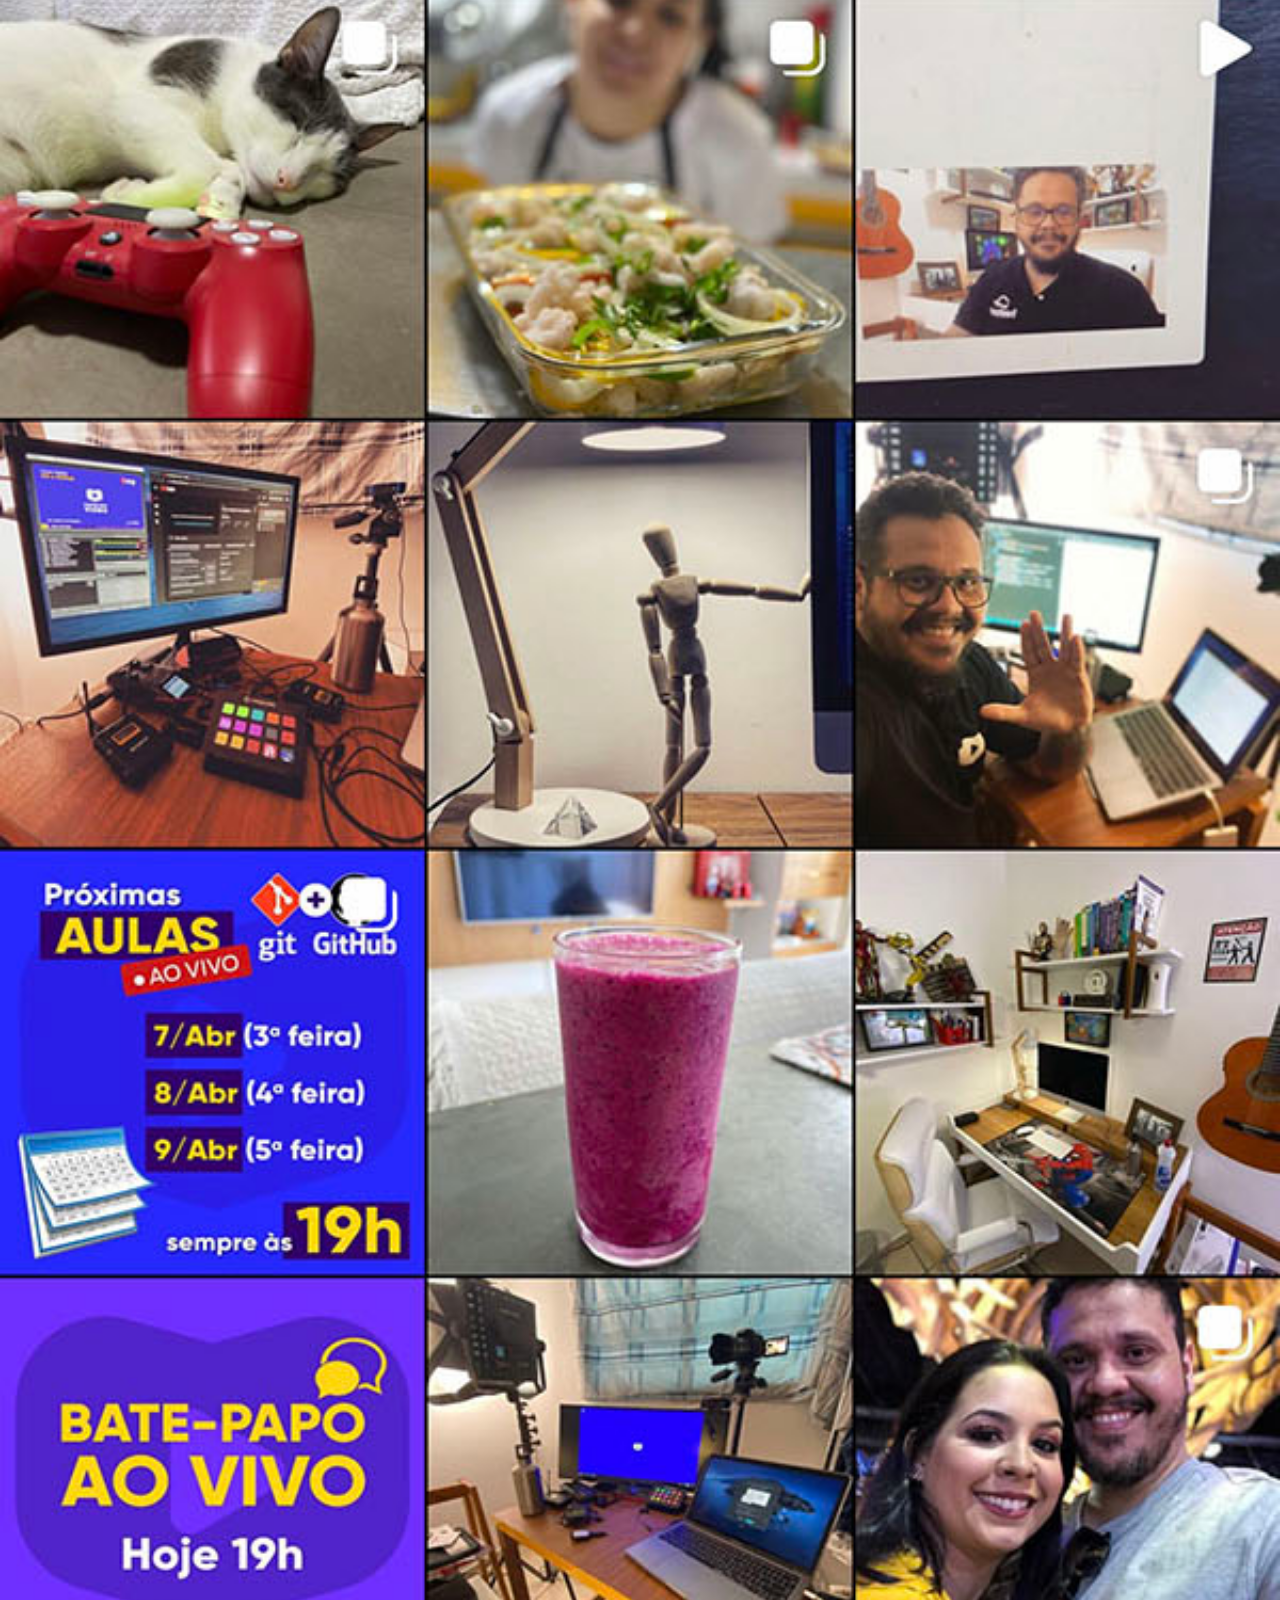
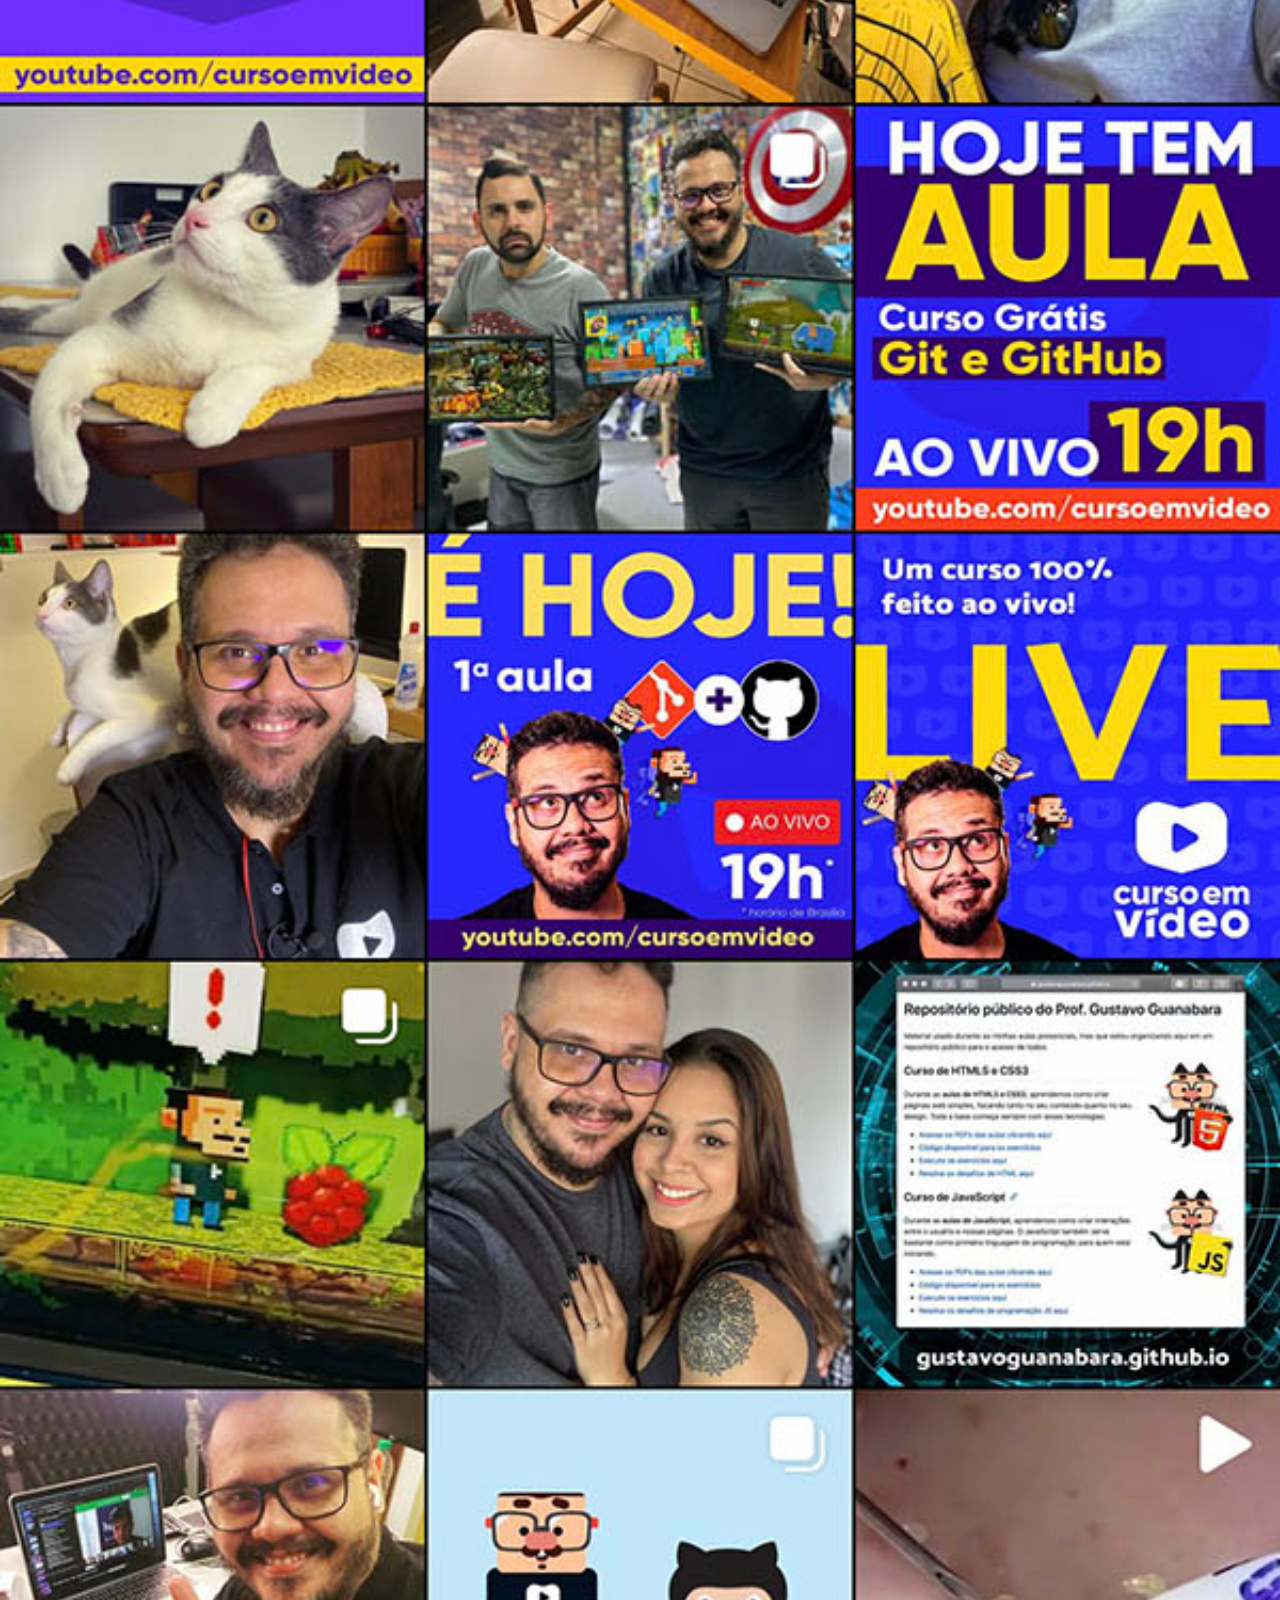
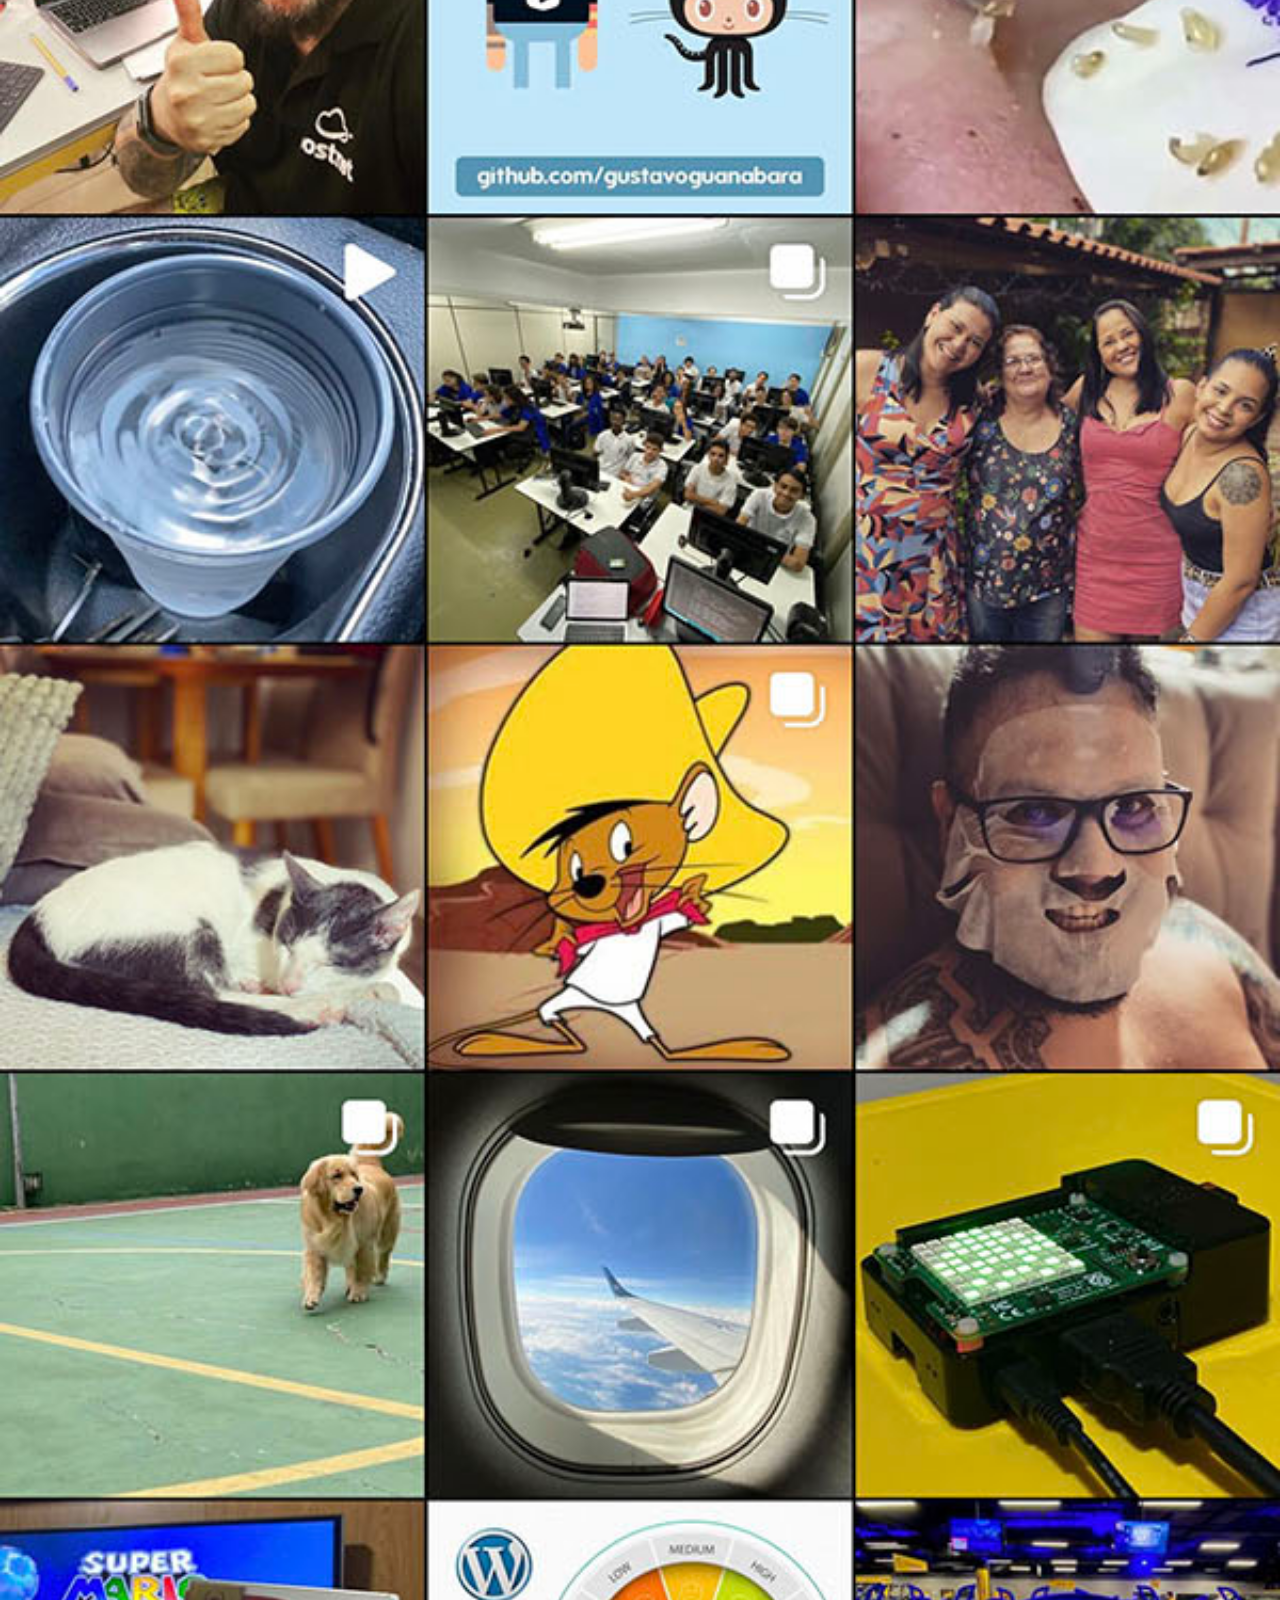
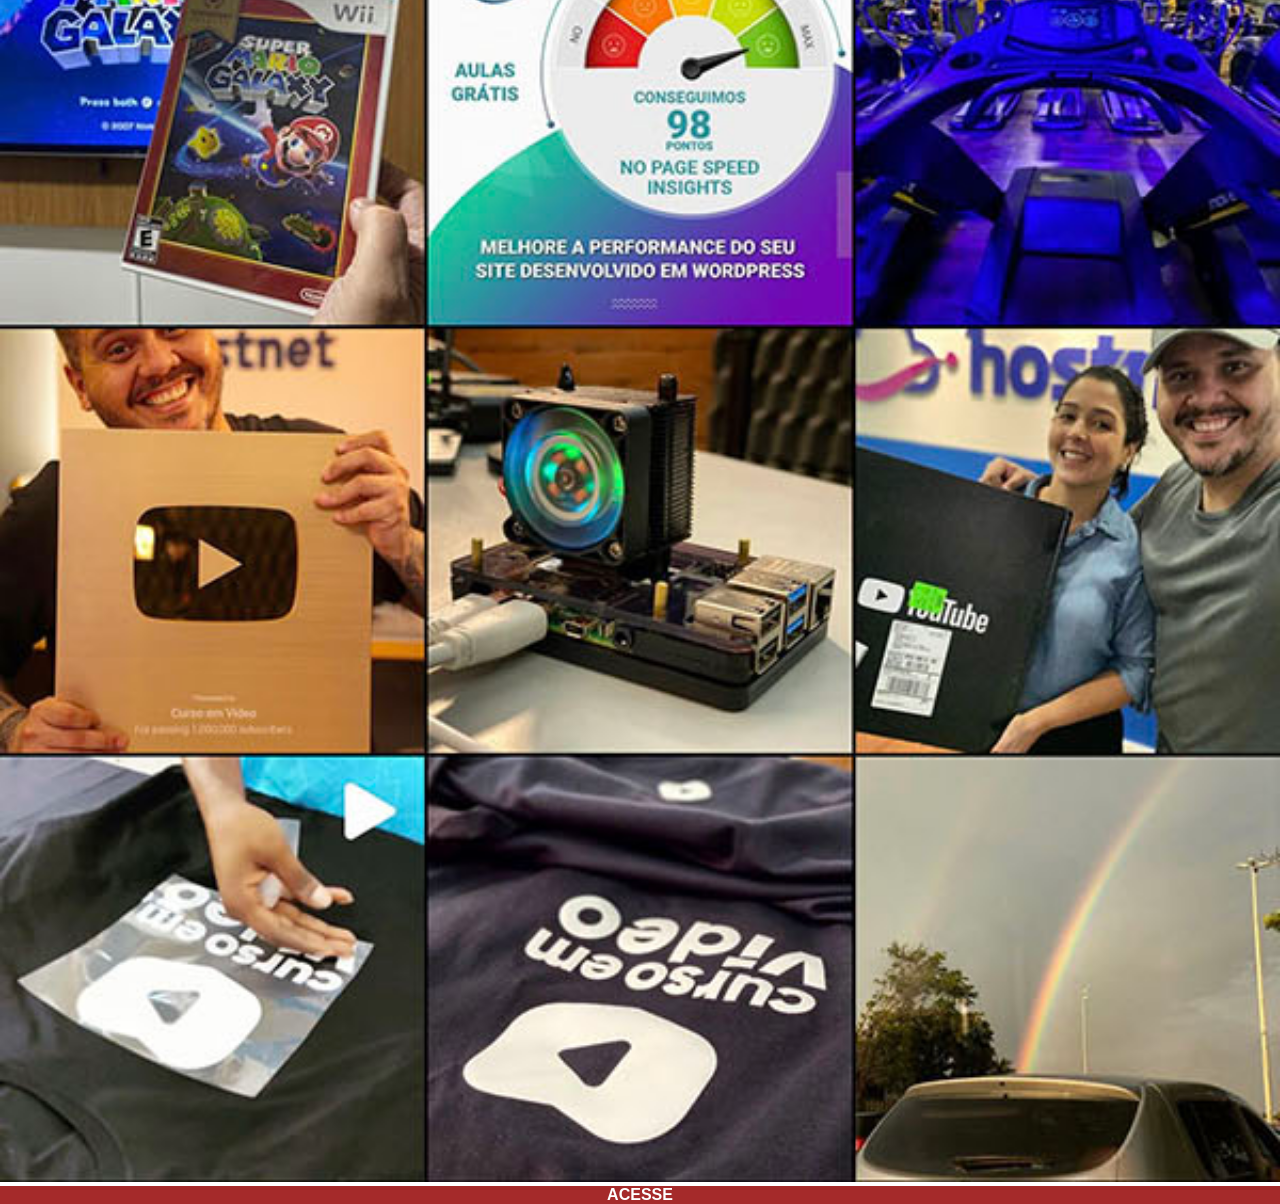
<file: instagram.html>
<!DOCTYPE html>
<html lang="pt-br">
<head>
              <meta charset="UTF-8">
              <meta name="viewport" content="width=device-width, initial-scale=1.0">
              <title>Document</title>
</head>

<style>
              *{
               margin: 0;
               padding: 0;    
               font-family: Arial, Helvetica, sans-serif                 
               }

               ::-webkit-scrollbar{
                            width: 0px;
                            height: 0px;
               }

              img {
              width: 100vw;
              }

              a{
              display: block;
              background-color: brown;
              color: white;
              text-align: center;
              font-weight: bolder;
              text-decoration: none;
              }


</style>

<body>
         <img src="imagens/pacote-d013/imagens/tela-instagram.jpg" alt="Instagram">   
         <a href="https://www.instagram.com/gustavoguanabara/" target="_blank">ACESSE</a> 
</body>
</html>
</file>
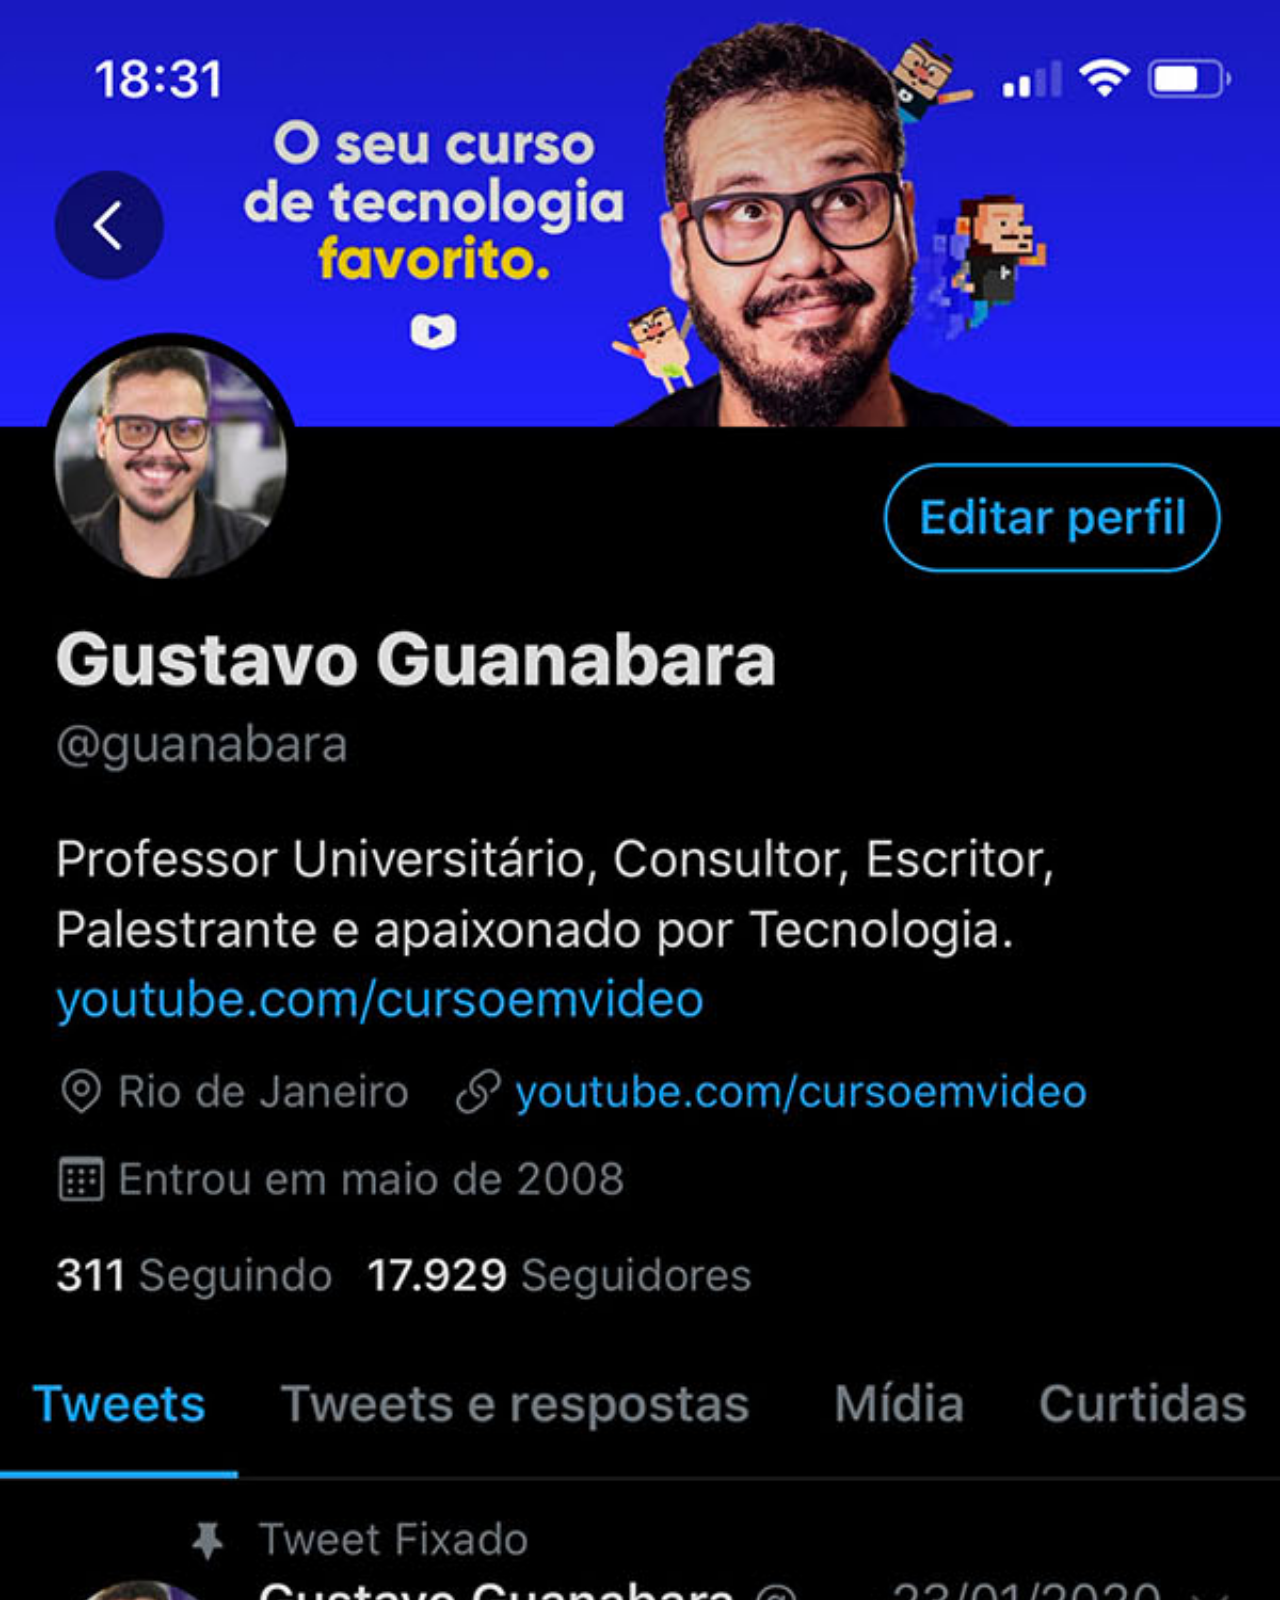
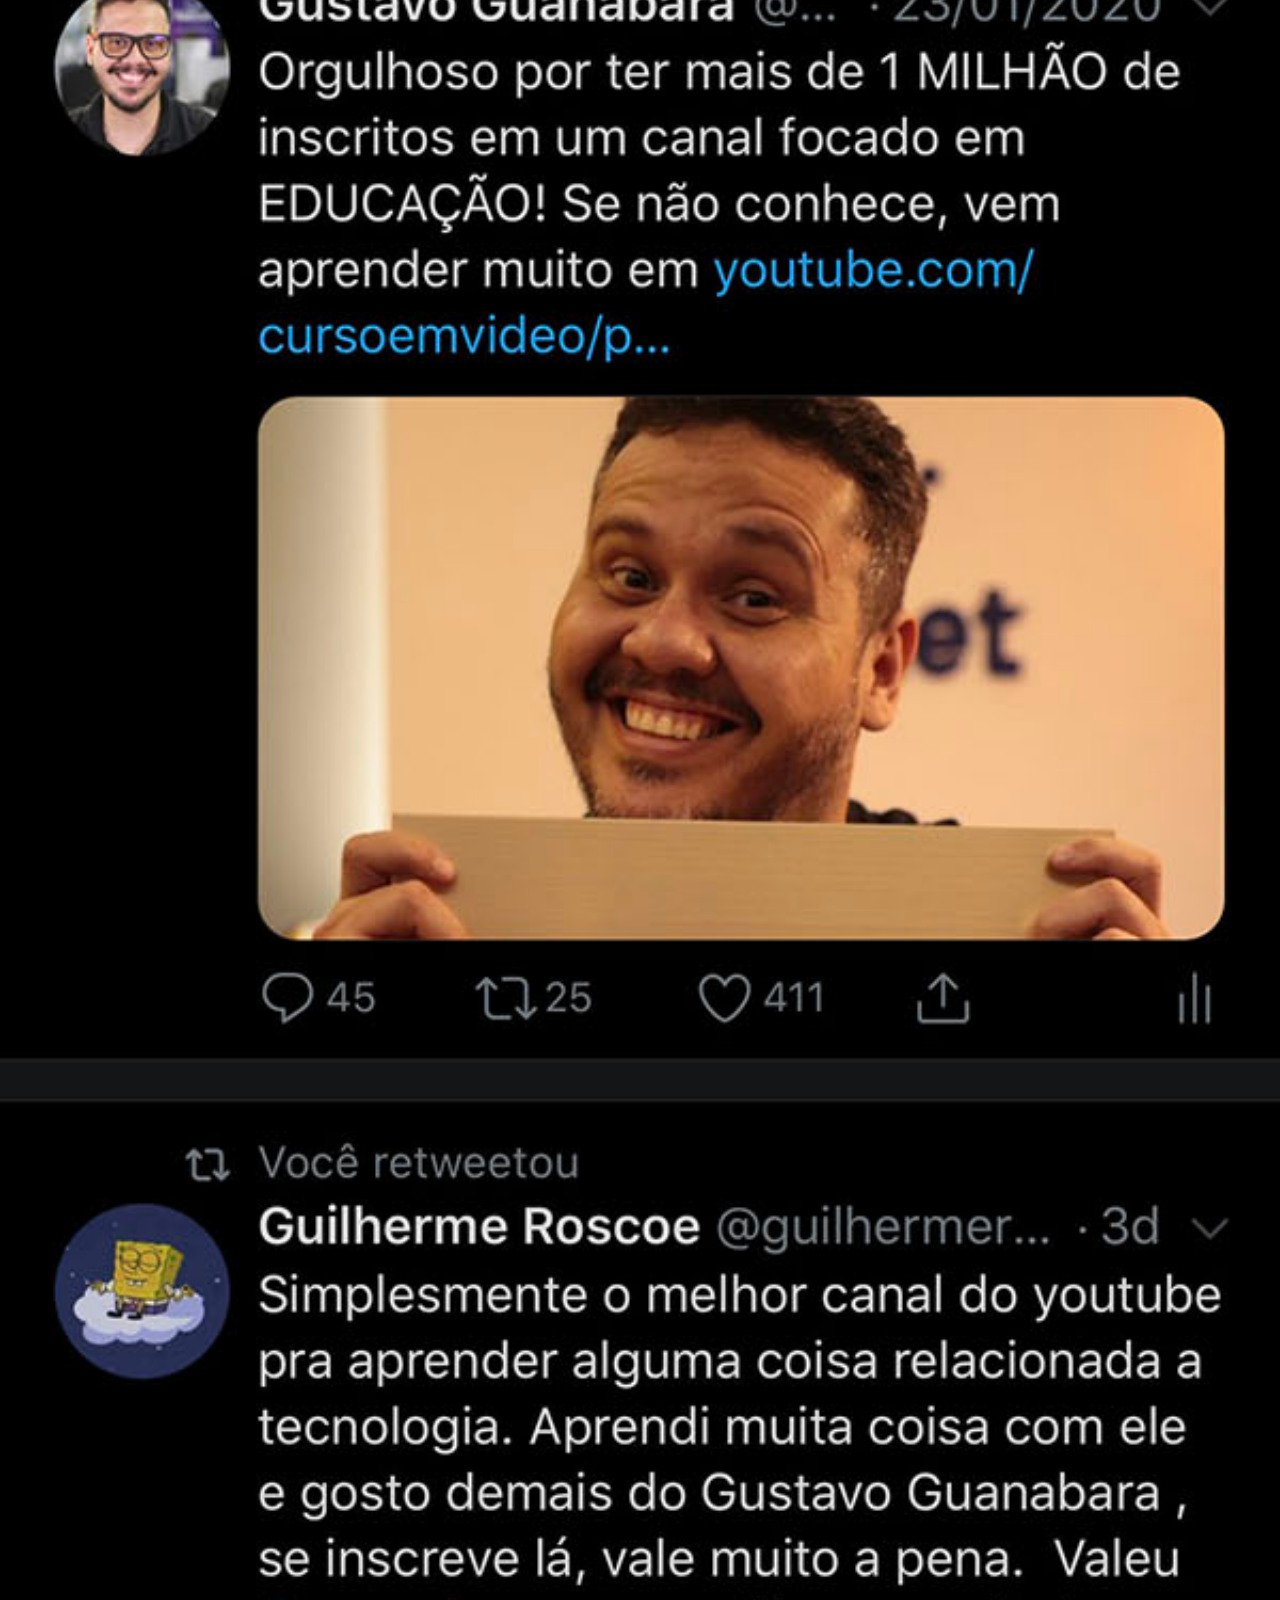
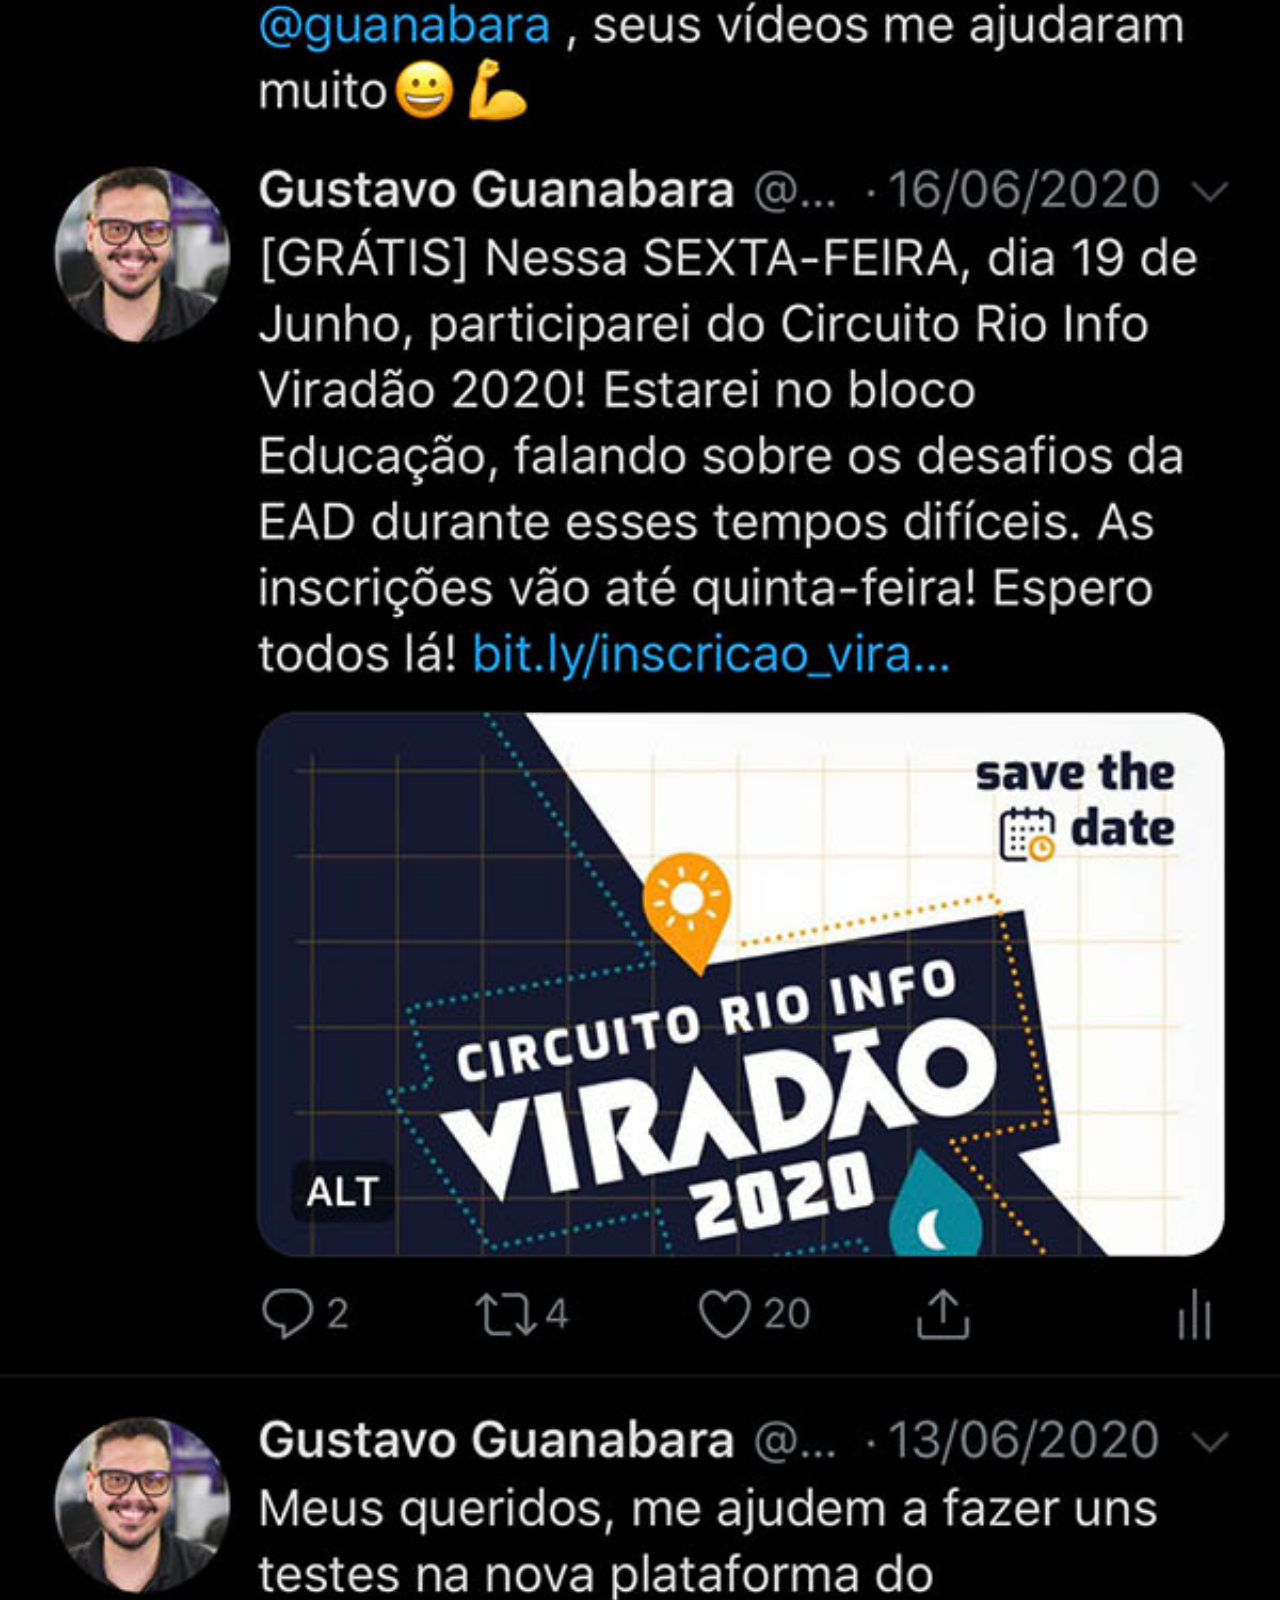
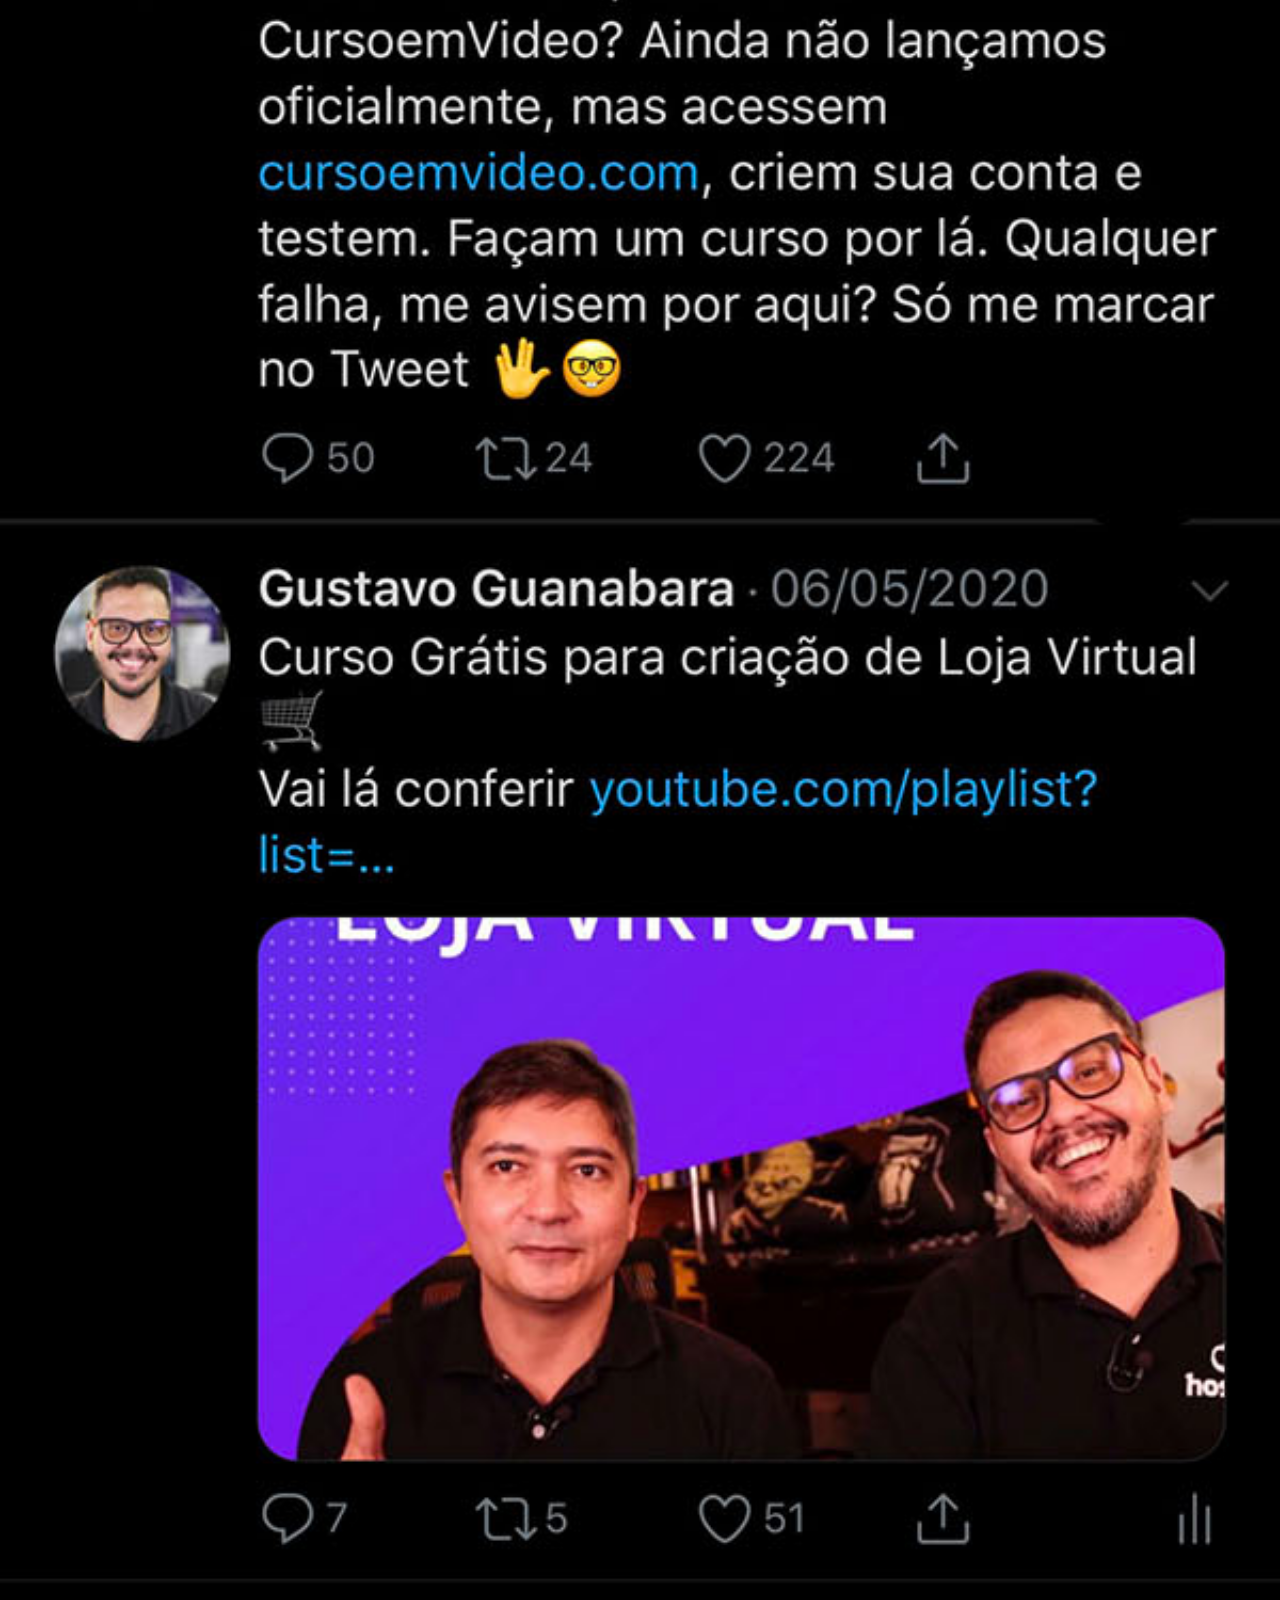
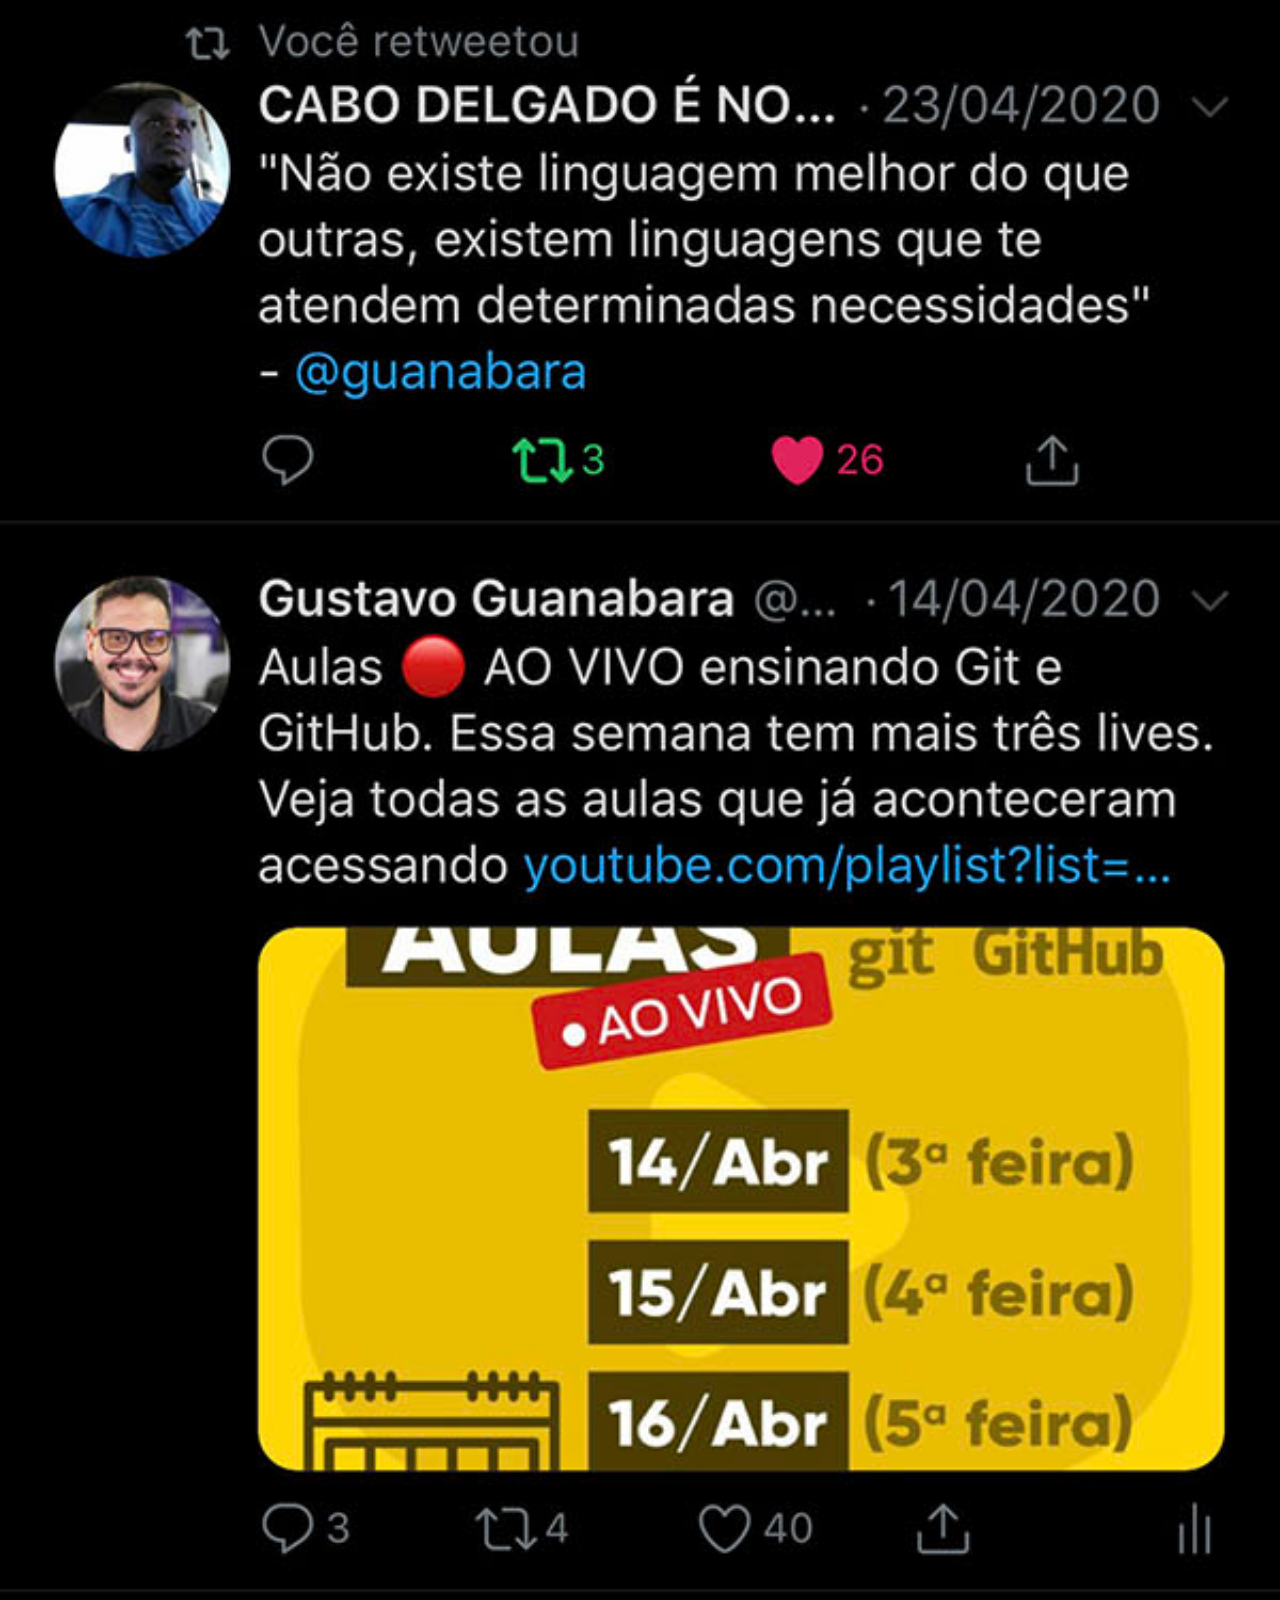
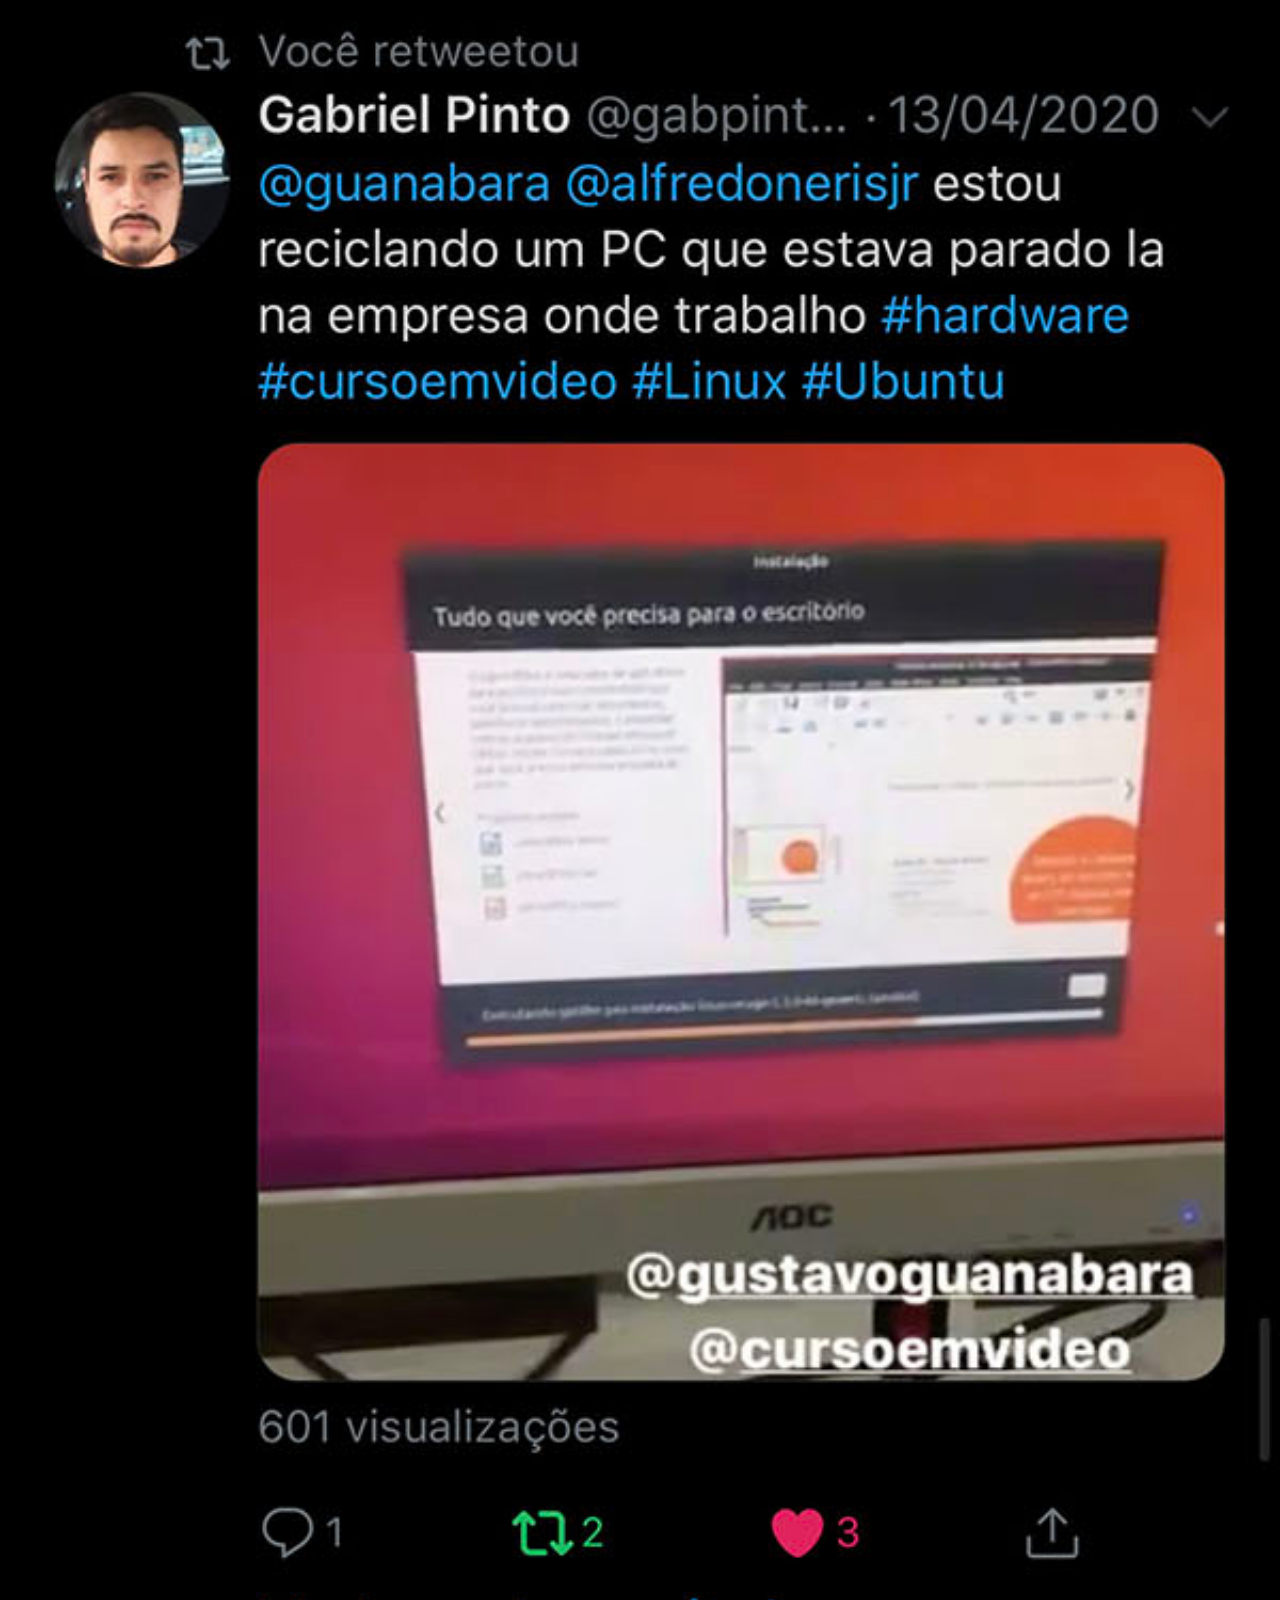
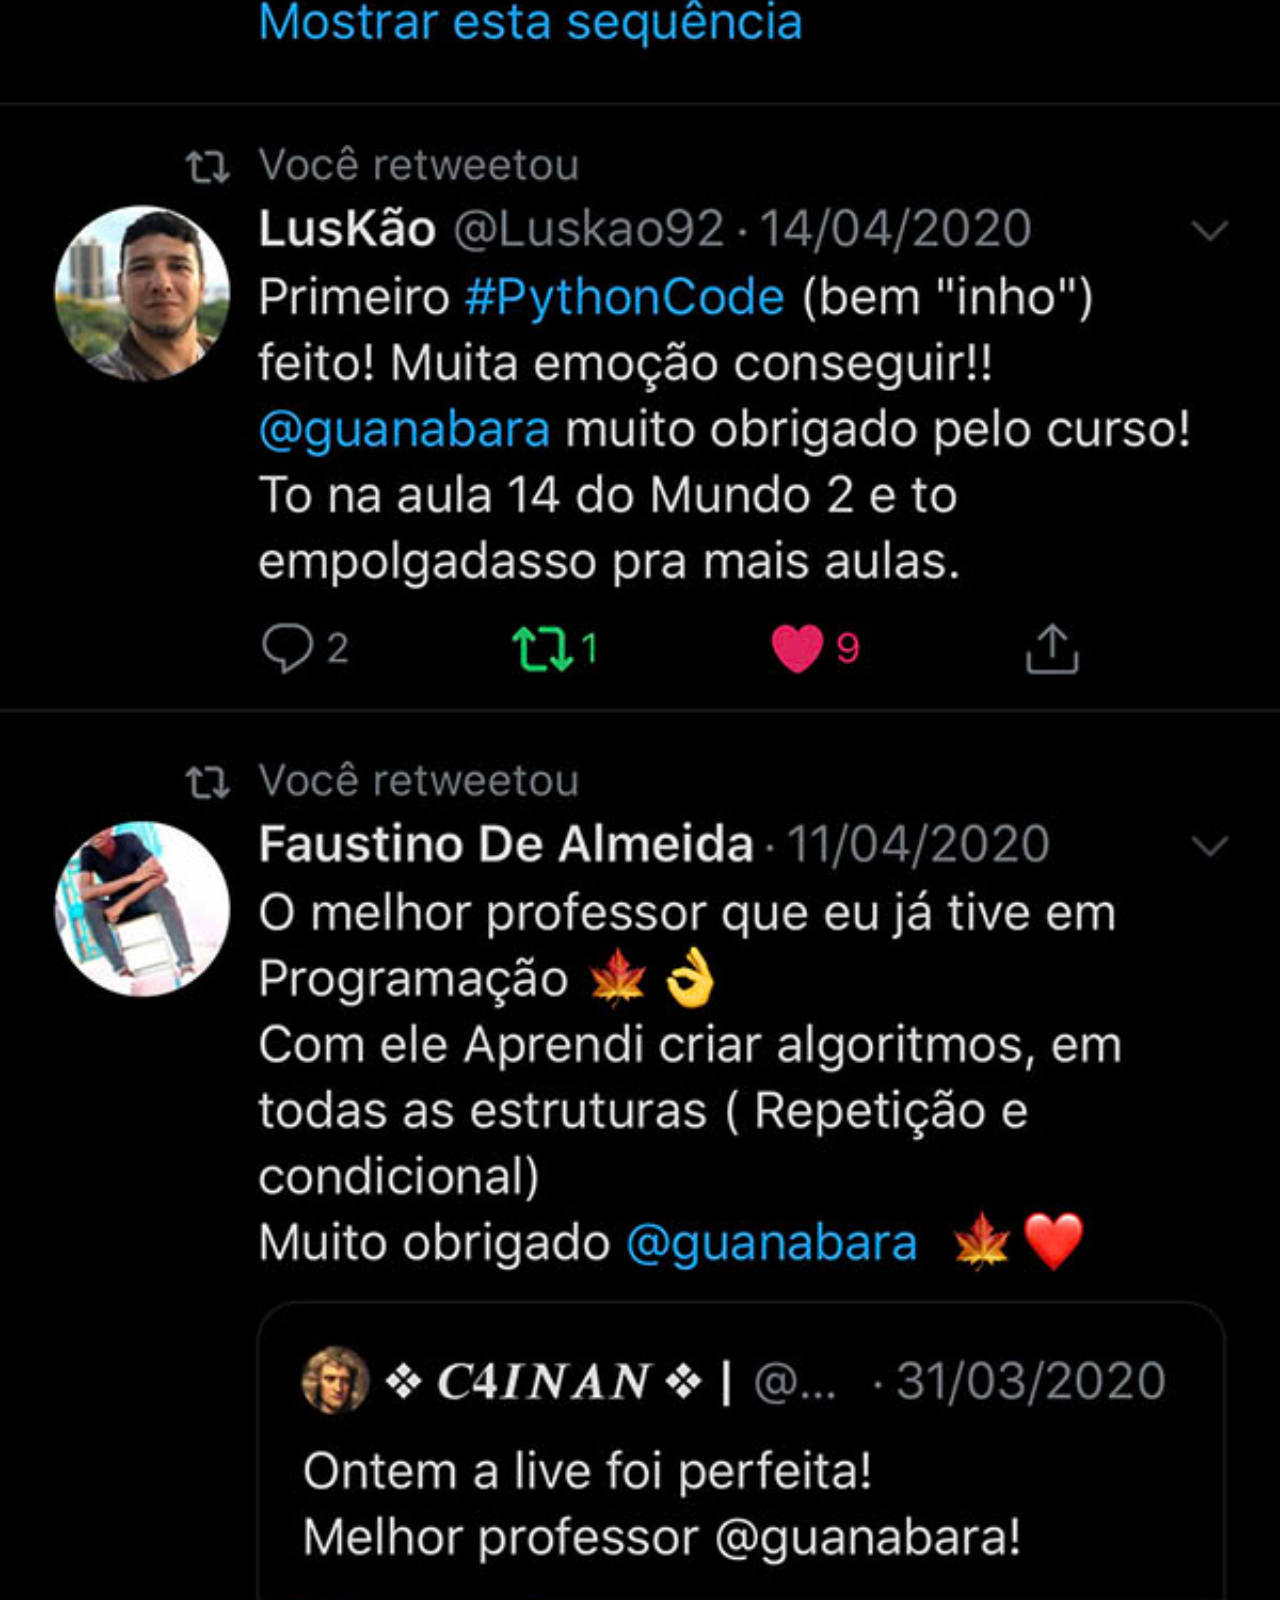
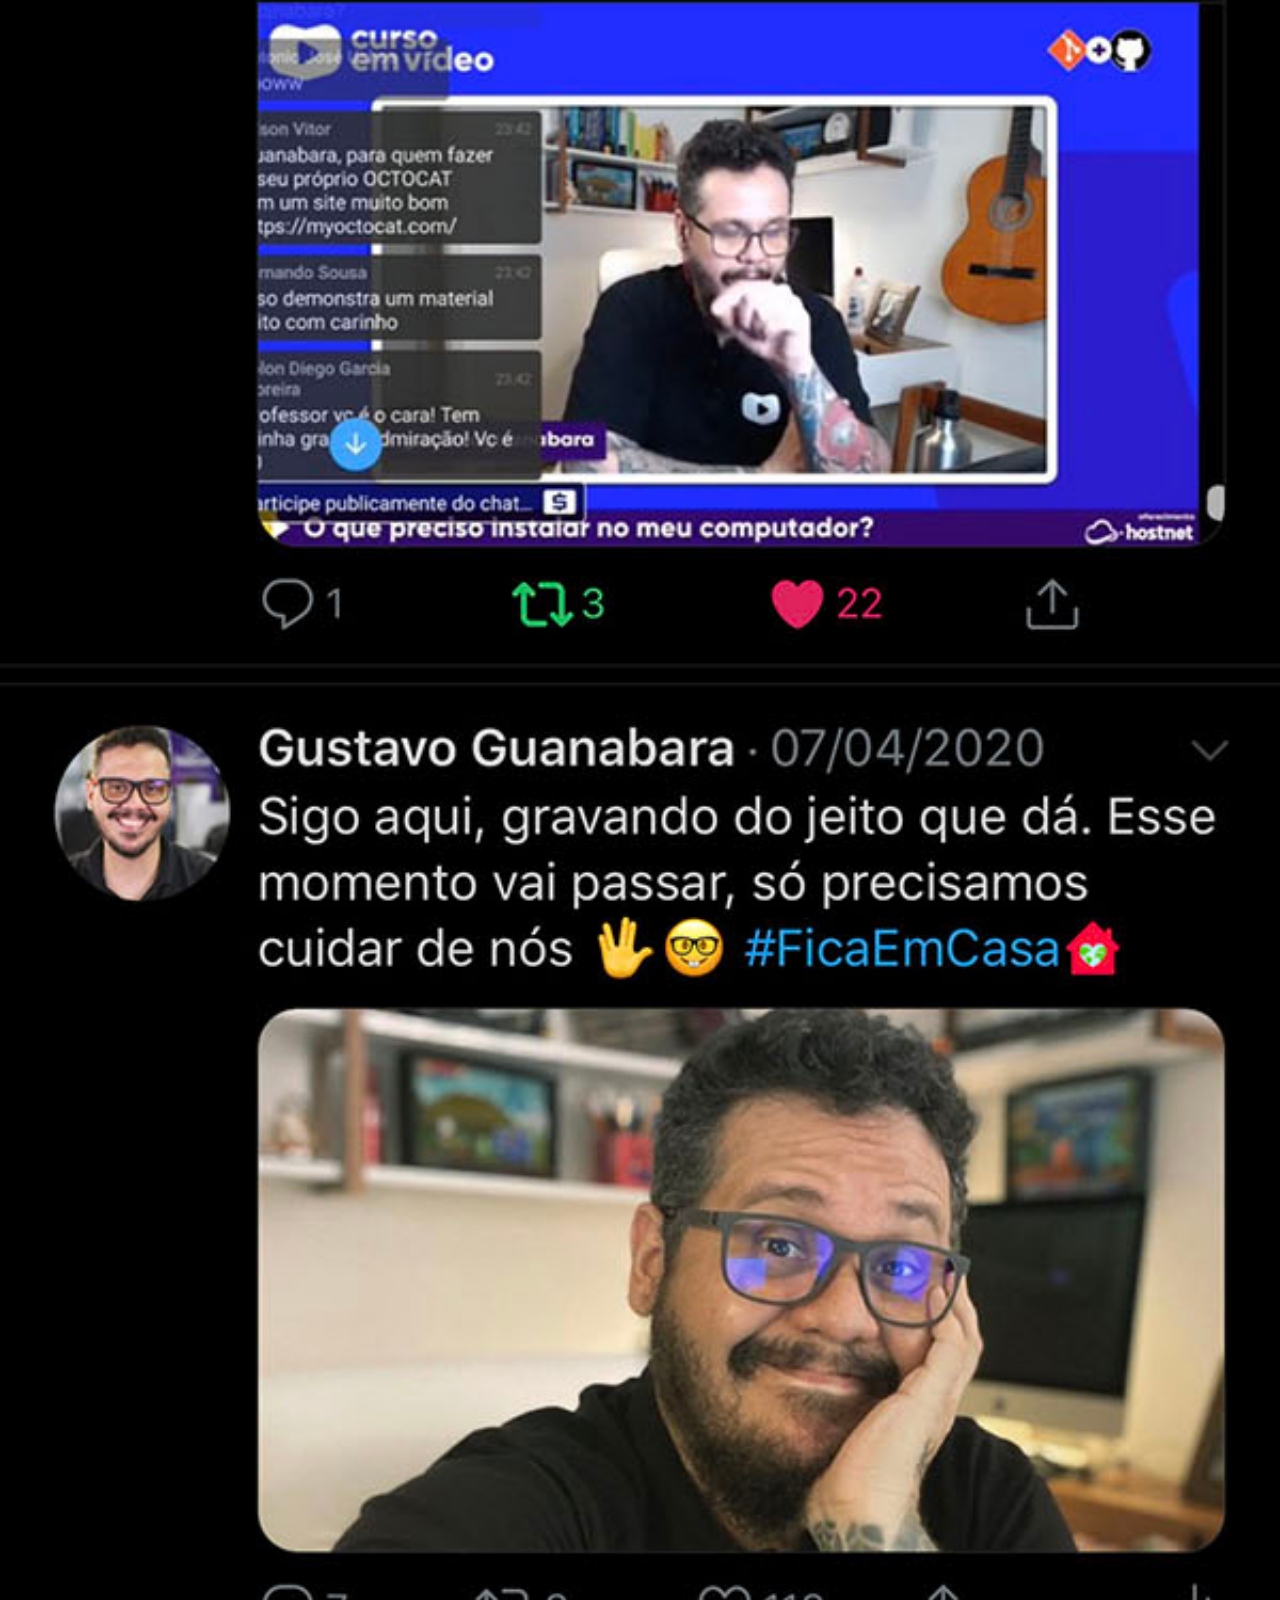
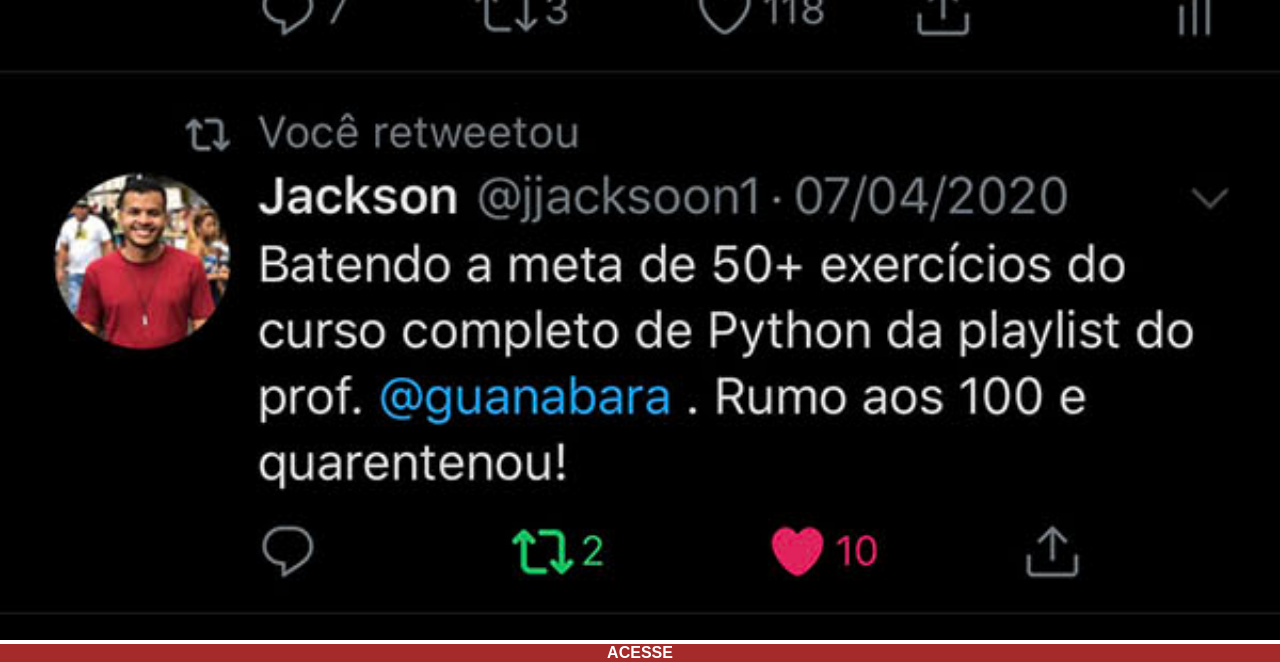
<file: twitter.html>
<!DOCTYPE html>
<html lang="pt-br">
<head>
              <meta charset="UTF-8">
              <meta name="viewport" content="width=device-width, initial-scale=1.0">
              <title>Document</title>
</head>

<style>
              *{
               margin: 0;
               padding: 0;    
               font-family: Arial, Helvetica, sans-serif                 
               }

               ::-webkit-scrollbar{
                            width: 0px;
                            height: 0px;
               }

              img {
              width: 100vw;
              }

              a{
              display: block;
              background-color: brown;
              color: white;
              text-align: center;
              font-weight: bolder;
              text-decoration: none;
              }


</style>

<body>
         <img src="imagens/pacote-d013/imagens/tela-twitter.jpg" alt="Twitter">   
         <a href="https://x.com/guanabara" target="_blank">ACESSE</a> 
</body>
</html>
</file>
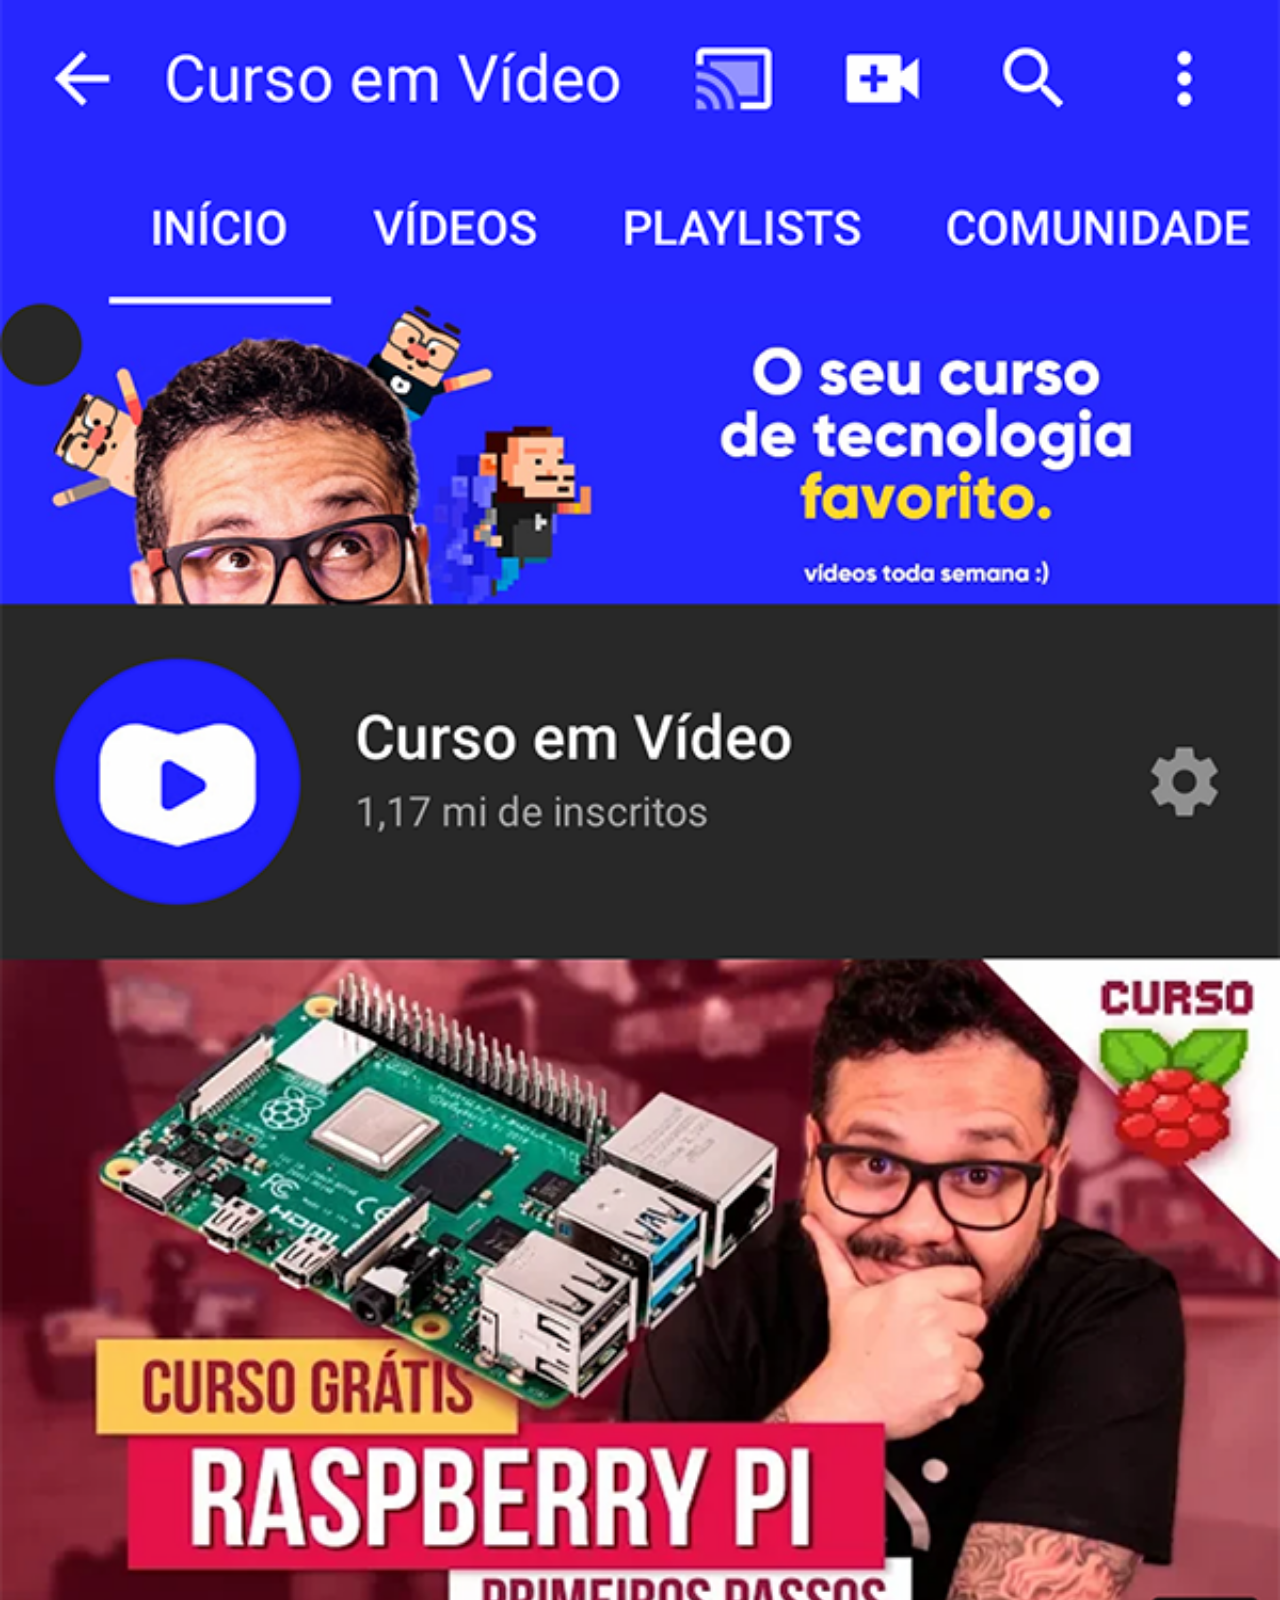
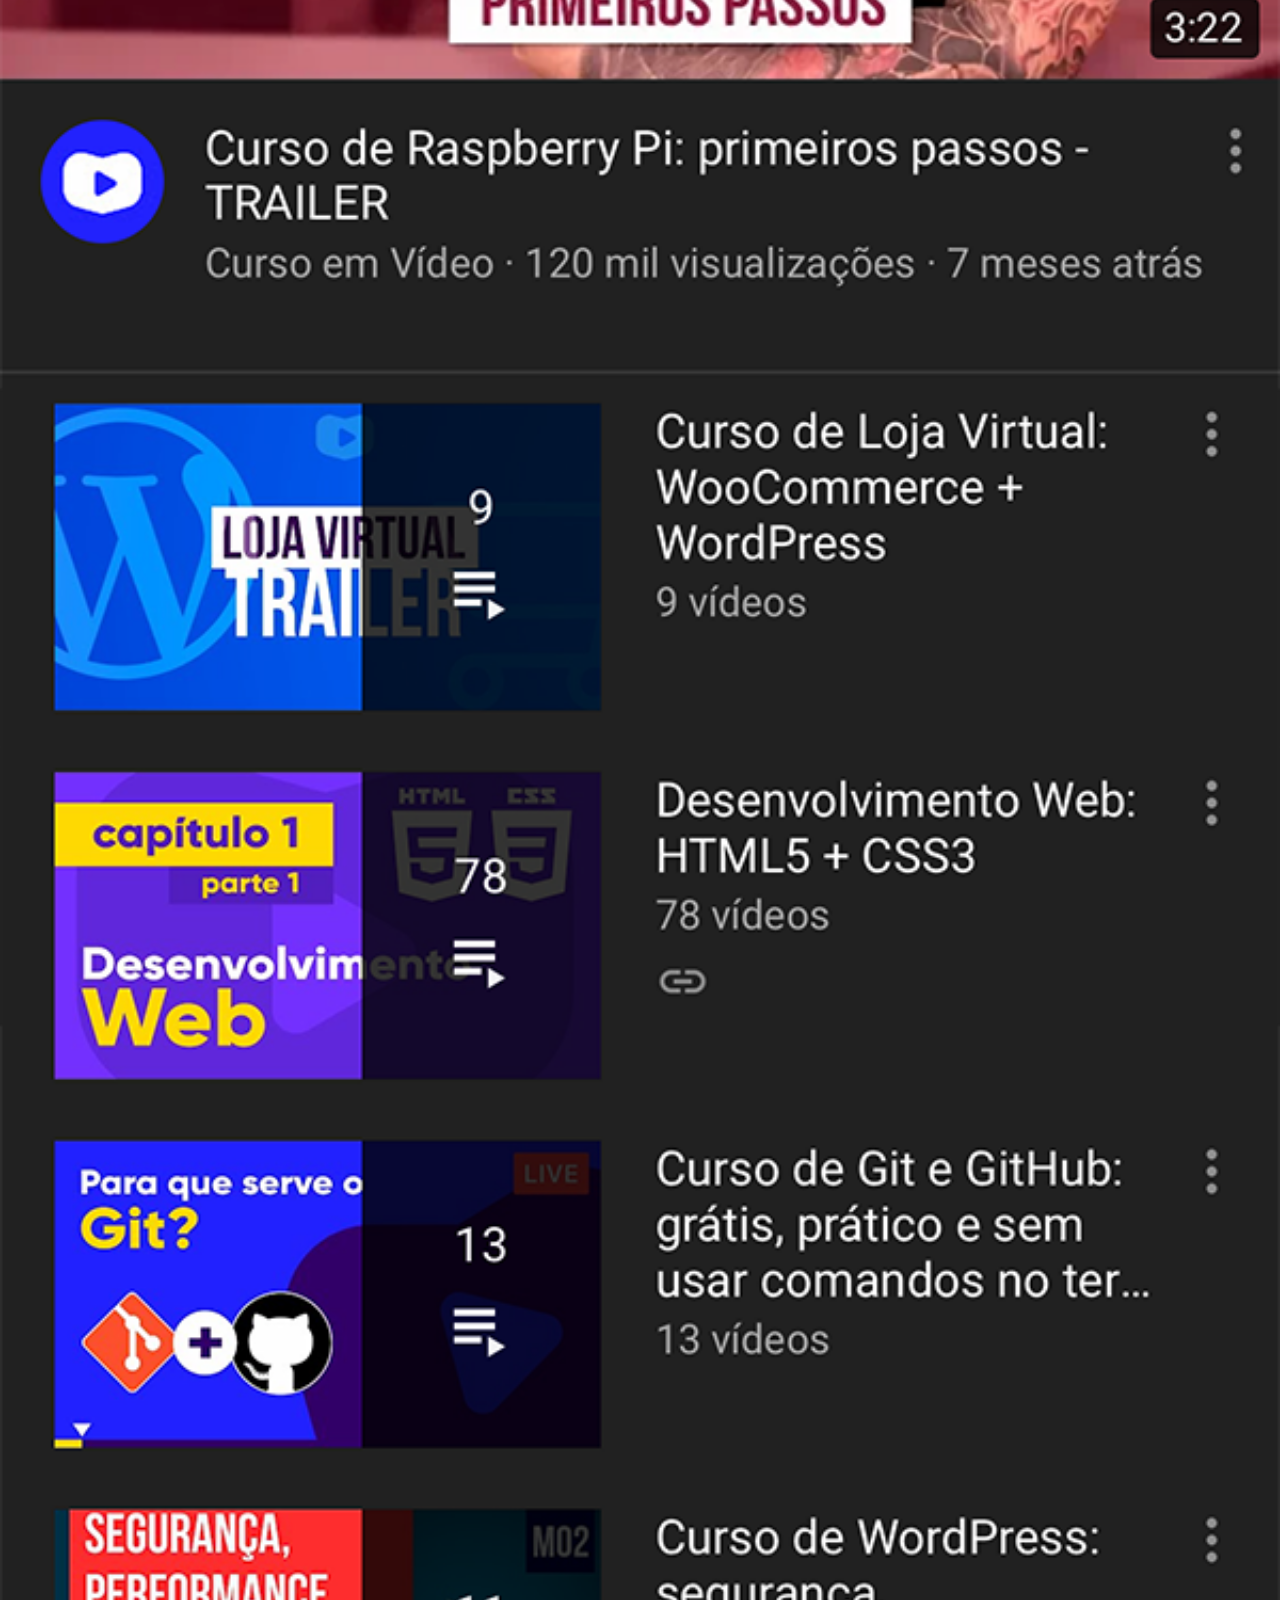
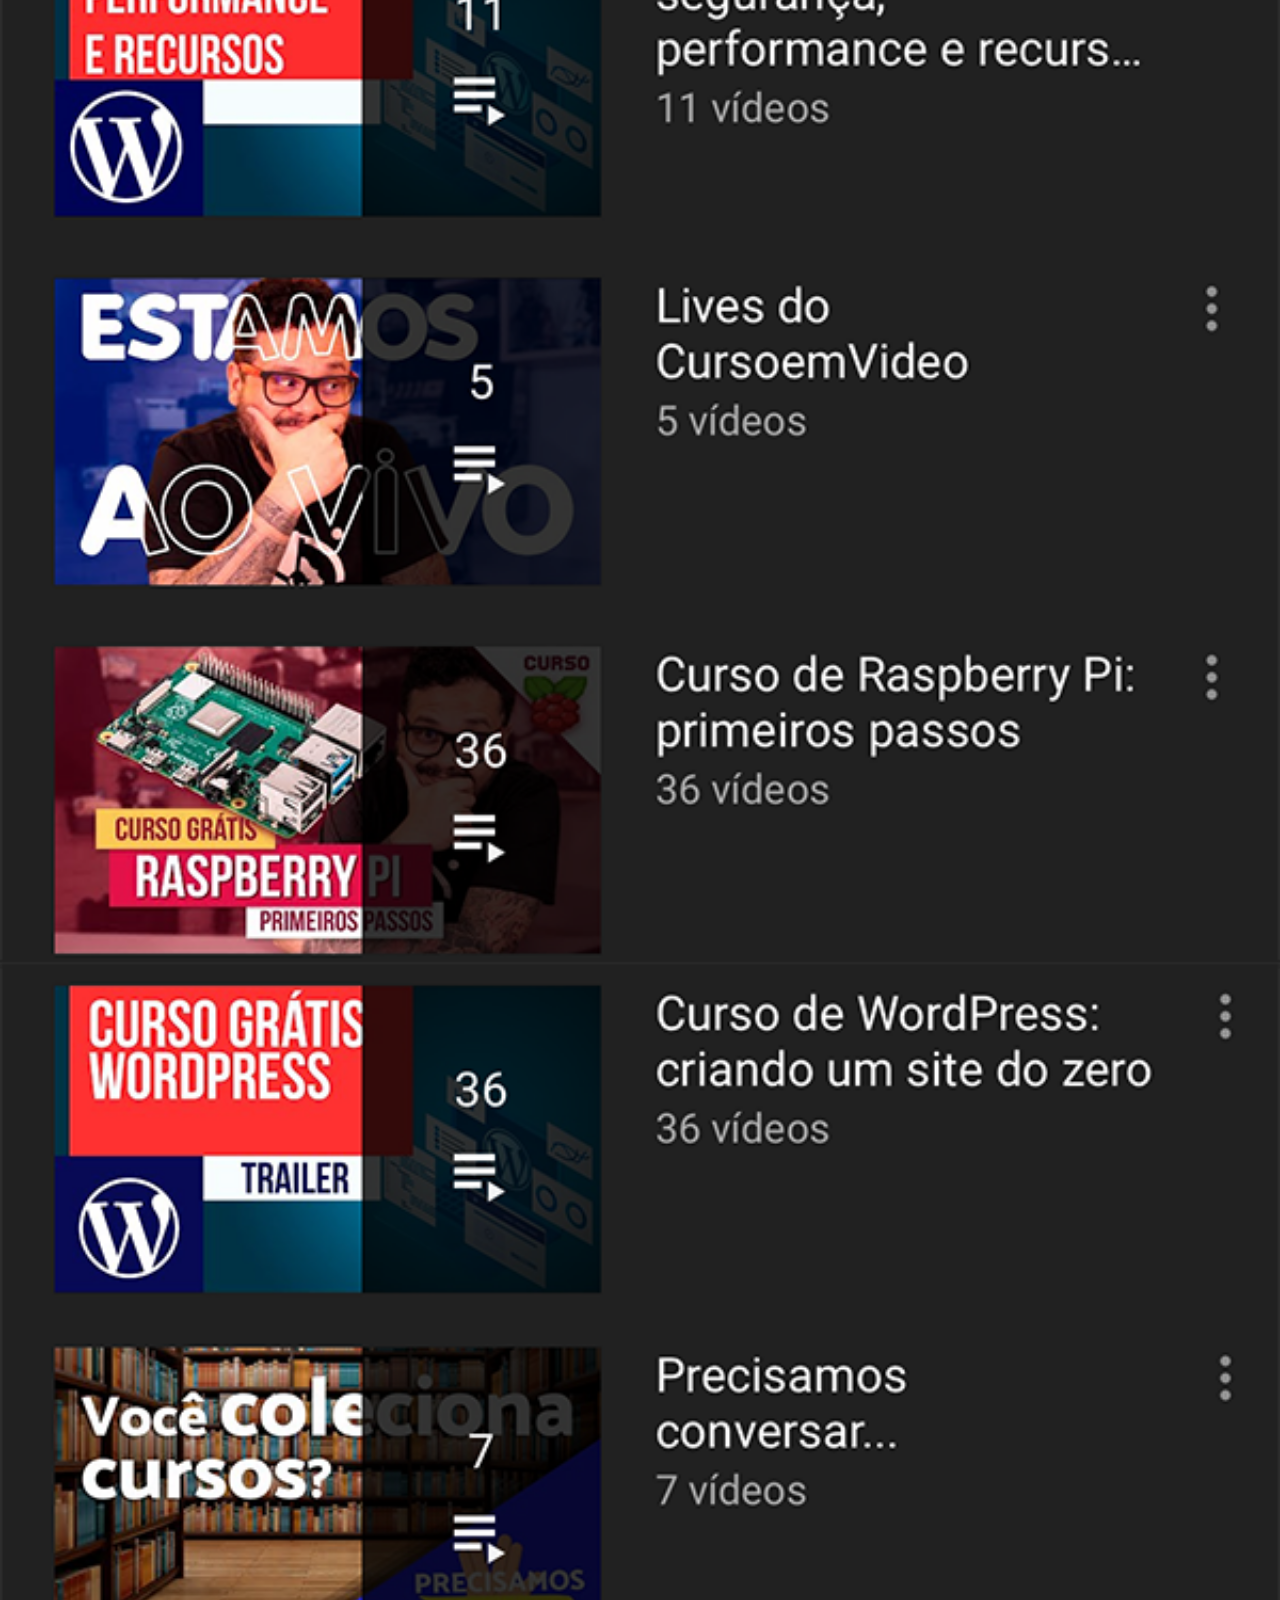
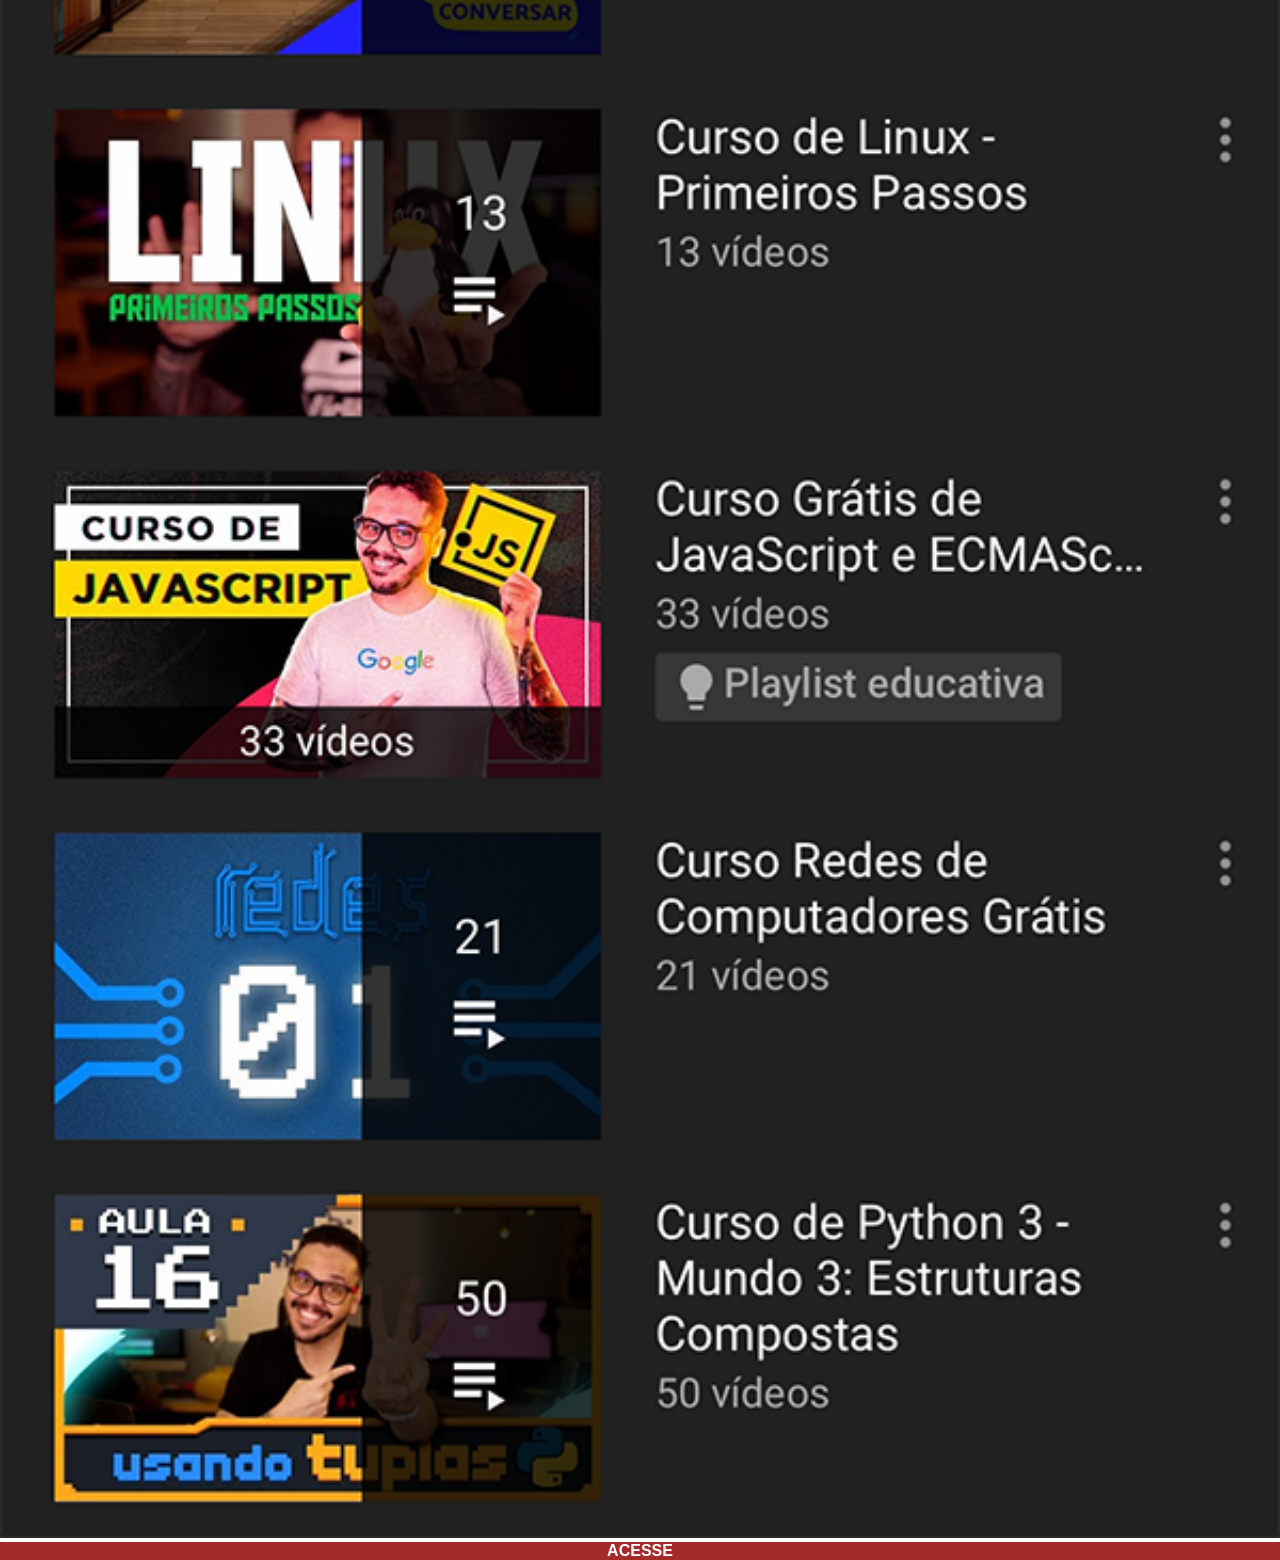
<file: youtube.html>
<!DOCTYPE html>
<html lang="pt-br">
<head>
              <meta charset="UTF-8">
              <meta name="viewport" content="width=device-width, initial-scale=1.0">
              <title>Document</title>
</head>

<style>
              *{
               margin: 0;
               padding: 0;    
               font-family: Arial, Helvetica, sans-serif                 
               }

               ::-webkit-scrollbar{
                            width: 0px;
                            height: 0px;
               }

              img {
              width: 100vw;
              }

              a{
              display: block;
              background-color: brown;
              color: white;
              text-align: center;
              font-weight: bolder;
              text-decoration: none;

              }


</style>

<body>
         <img src="imagens/pacote-d013/imagens/tela-youtube.png" alt="YouTube">   
         <a href="https://www.youtube.com/cursoemvideo" target="_blank">ACESSE</a> 
</body>
</html>
</file>
<file: estilo/estilo.css>
@charset 'UTF-8';

* {
              margin: 0;
              padding: 0;
              font-family: Arial, Helvetica, sans-serif;
}


html, body{
              height: 100vh;
              width: 100vw;
              background-color: black;
}

body{
              background: url(../imagens/pacote-d013/imagens/fundo-madeira.jpg) no-repeat;
              background-size: cover;
              background-attachment: fixed;
}
main {
              height: 100vh;
              position: relative;
              
}

section#telefone{
              position:absolute;
              top: 50%;
              left: 50%;
              transform: translate(-50%, -50%);

              height: 627px;
              width: 311px;
              background: url(../imagens/pacote-d013/imagens/frame-iphone.png) no-repeat;

}

iframe#tela{
              position: relative;
              top: 80px;
              left: 22px;
              width: 267px;
              height: 471px;
}
section#redessociais{
              text-align: right;
}

section#redessociais img{
              height: 50px;
              width: 50px;
              margin: 10px;
              border-radius: 50%;
              box-shadow: 2px, 2px, 5px, rgba(0, 0, 0, 0.774);
}

section#redessociais img:hover{
              transform: scale(1.2);
              transition: 0.3s;
}
</file>
